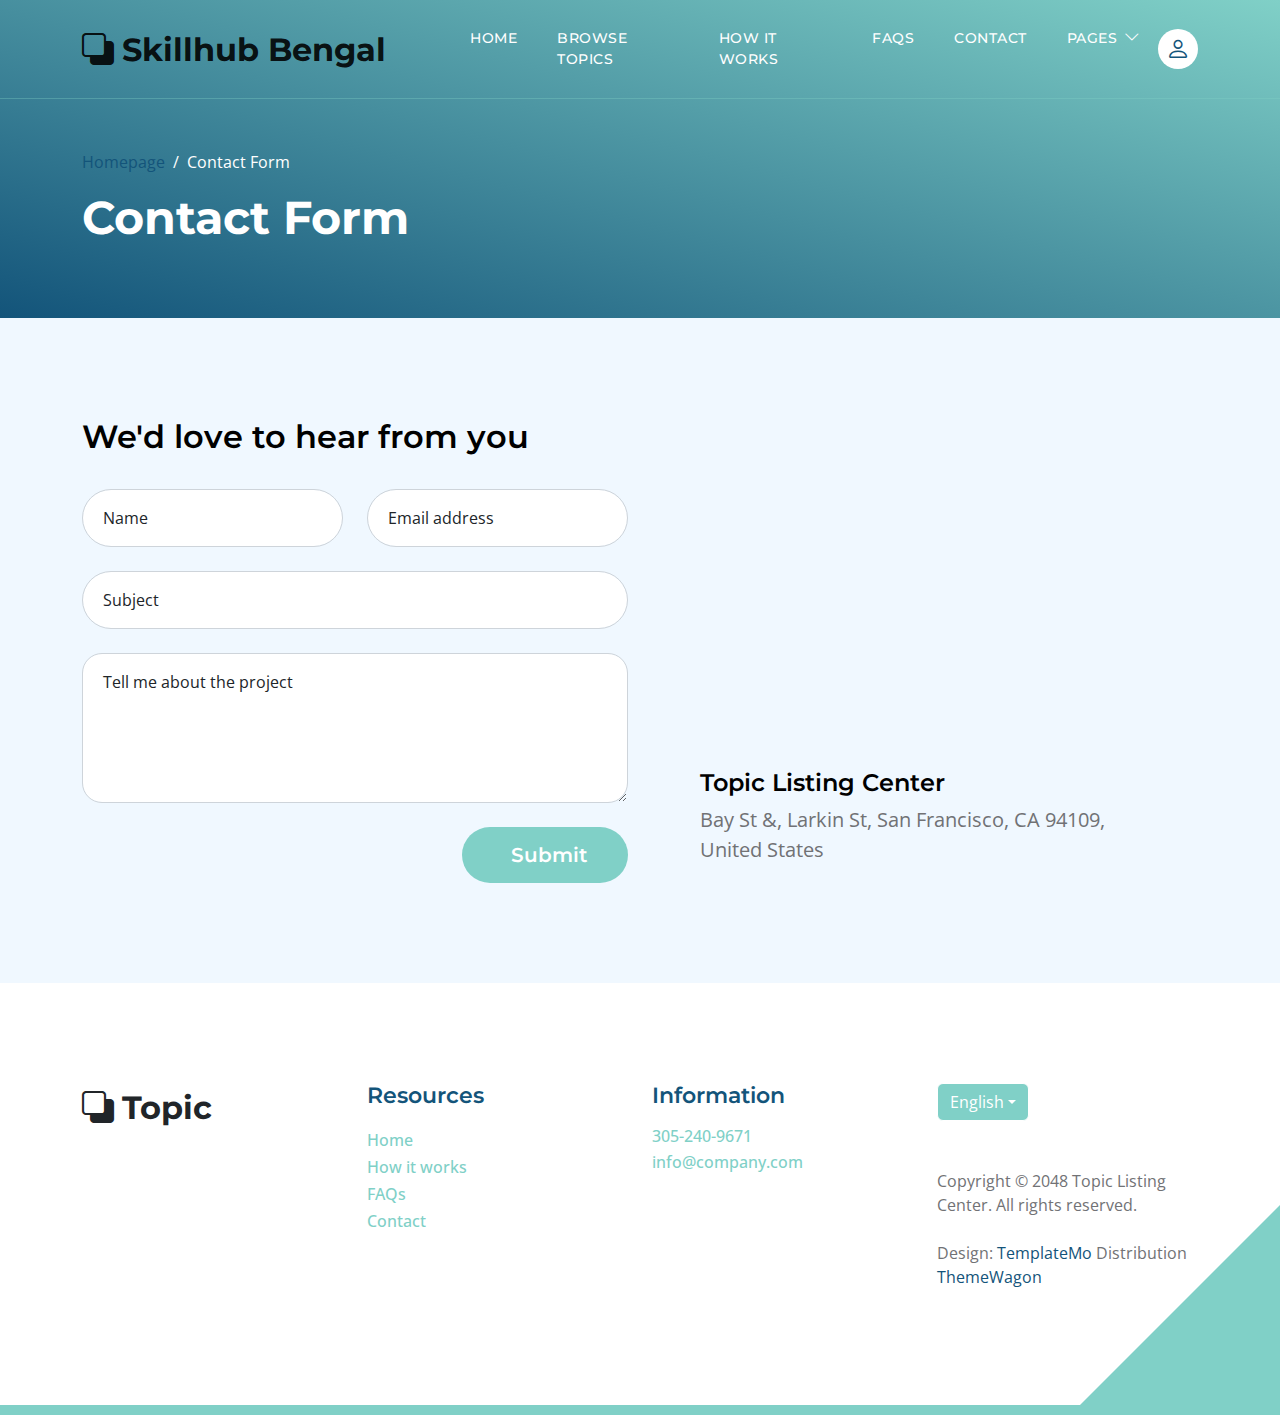
<file: contact.html>
<!doctype html>
<html lang="en">
    <head>
        <meta charset="utf-8">
        <meta name="viewport" content="width=device-width, initial-scale=1">

        <meta name="description" content="">
        <meta name="author" content="">

        <title>Skillhub Bengal Contact Page</title>

        <!-- CSS FILES -->        
        <link rel="preconnect" href="https://fonts.googleapis.com">
        
        <link rel="preconnect" href="https://fonts.gstatic.com" crossorigin>

        <link href="https://fonts.googleapis.com/css2?family=Montserrat:wght@500;600;700&family=Open+Sans&display=swap" rel="stylesheet">
                        
        <link href="css/bootstrap.min.css" rel="stylesheet">

        <link href="css/bootstrap-icons.css" rel="stylesheet">

        <link href="css/templatemo-topic-listing.css" rel="stylesheet">

    </head>
    
    <body class="topics-listing-page" id="top">

        <main>

            <nav class="navbar navbar-expand-lg">
                <div class="container">
                    <a class="navbar-brand" href="index.html">
                        <i class="bi-back"></i>
                        <span>Skillhub Bengal</span>
                    </a>

                    <div class="d-lg-none ms-auto me-4">
                        <a href="#top" class="navbar-icon bi-person smoothscroll"></a>
                    </div>
    
                    <button class="navbar-toggler" type="button" data-bs-toggle="collapse" data-bs-target="#navbarNav" aria-controls="navbarNav" aria-expanded="false" aria-label="Toggle navigation">
                        <span class="navbar-toggler-icon"></span>
                    </button>
    
                    <div class="collapse navbar-collapse" id="navbarNav">
                        <ul class="navbar-nav ms-lg-5 me-lg-auto">
                            <li class="nav-item">
                                <a class="nav-link click-scroll" href="index.html#section_1">Home</a>
                            </li>

                            <li class="nav-item">
                                <a class="nav-link click-scroll" href="index.html#section_2">Browse Topics</a>
                            </li>
    
                            <li class="nav-item">
                                <a class="nav-link click-scroll" href="index.html#section_3">How it works</a>
                            </li>

                            <li class="nav-item">
                                <a class="nav-link click-scroll" href="index.html#section_4">FAQs</a>
                            </li>
    
                            <li class="nav-item">
                                <a class="nav-link click-scroll" href="index.html#section_5">Contact</a>
                            </li>

                            <li class="nav-item dropdown">
                                <a class="nav-link dropdown-toggle" href="#section_5" id="navbarLightDropdownMenuLink" role="button" data-bs-toggle="dropdown" aria-expanded="false">Pages</a>

                                <ul class="dropdown-menu dropdown-menu-light" aria-labelledby="navbarLightDropdownMenuLink">
                                    <li><a class="dropdown-item" href="topics-listing.html">Topics Listing</a></li>

                                    <li><a class="dropdown-item active" href="contact.html">Contact Form</a></li>
                                </ul>
                            </li>
                        </ul>

                        <div class="d-none d-lg-block">
                            <a href="#top" class="navbar-icon bi-person smoothscroll"></a>
                        </div>
                    </div>
                </div>
            </nav>


            <header class="site-header d-flex flex-column justify-content-center align-items-center">
                <div class="container">
                    <div class="row align-items-center">

                        <div class="col-lg-5 col-12">
                            <nav aria-label="breadcrumb">
                                <ol class="breadcrumb">
                                    <li class="breadcrumb-item"><a href="index.html">Homepage</a></li>

                                    <li class="breadcrumb-item active" aria-current="page">Contact Form</li>
                                </ol>
                            </nav>

                            <h2 class="text-white">Contact Form</h2>
                        </div>

                    </div>
                </div>
            </header>


            <section class="section-padding section-bg">
                <div class="container">
                    <div class="row">

                        <div class="col-lg-12 col-12">
                            <h3 class="mb-4 pb-2">We'd love to hear from you</h3>
                        </div>

                        <div class="col-lg-6 col-12">
                            <form action="#" method="post" class="custom-form contact-form" role="form">
                                <div class="row">
                                    <div class="col-lg-6 col-md-6 col-12">
                                        <div class="form-floating">
                                            <input type="text" name="name" id="name" class="form-control" placeholder="Name" required="">
                                            
                                            <label for="floatingInput">Name</label>
                                        </div>
                                    </div>

                                    <div class="col-lg-6 col-md-6 col-12"> 
                                        <div class="form-floating">
                                            <input type="email" name="email" id="email" pattern="[^ @]*@[^ @]*" class="form-control" placeholder="Email address" required="">
                                            
                                            <label for="floatingInput">Email address</label>
                                        </div>
                                    </div>

                                    <div class="col-lg-12 col-12">
                                        <div class="form-floating">
                                            <input type="text" name="subject" id="name" class="form-control" placeholder="Name" required="">
                                            
                                            <label for="floatingInput">Subject</label>
                                        </div>

                                        <div class="form-floating">
                                            <textarea class="form-control" id="message" name="message" placeholder="Tell me about the project"></textarea>
                                            
                                            <label for="floatingTextarea">Tell me about the project</label>
                                        </div>
                                    </div>

                                    <div class="col-lg-4 col-12 ms-auto">
                                        <button type="submit" class="form-control">Submit</button>
                                    </div>

                                </div>
                            </form>
                        </div>

                        <div class="col-lg-5 col-12 mx-auto mt-5 mt-lg-0">
                            <iframe class="google-map" src="https://www.google.com/maps/embed?pb=!1m18!1m12!1m3!1d2595.065641062665!2d-122.4230416990949!3d37.80335401520422!2m3!1f0!2f0!3f0!3m2!1i1024!2i768!4f13.1!3m3!1m2!1s0x80858127459fabad%3A0x808ba520e5e9edb7!2sFrancisco%20Park!5e1!3m2!1sen!2sth!4v1684340239744!5m2!1sen!2sth" width="100%" height="250" style="border:0;" allowfullscreen="" loading="lazy" referrerpolicy="no-referrer-when-downgrade"></iframe>

                            <h5 class="mt-4 mb-2">Topic Listing Center</h5>

                            <p>Bay St &amp;, Larkin St, San Francisco, CA 94109, United States</p>
                        </div>

                    </div>
                </div>
            </section>
        </main>

        <footer class="site-footer section-padding">
            <div class="container">
                <div class="row">

                    <div class="col-lg-3 col-12 mb-4 pb-2">
                        <a class="navbar-brand mb-2" href="index.html">
                            <i class="bi-back"></i>
                            <span>Topic</span>
                        </a>
                    </div>

                    <div class="col-lg-3 col-md-4 col-6">
                        <h6 class="site-footer-title mb-3">Resources</h6>

                        <ul class="site-footer-links">
                            <li class="site-footer-link-item">
                                <a href="#" class="site-footer-link">Home</a>
                            </li>

                            <li class="site-footer-link-item">
                                <a href="#" class="site-footer-link">How it works</a>
                            </li>

                            <li class="site-footer-link-item">
                                <a href="#" class="site-footer-link">FAQs</a>
                            </li>

                            <li class="site-footer-link-item">
                                <a href="#" class="site-footer-link">Contact</a>
                            </li>
                        </ul>
                    </div>

                    <div class="col-lg-3 col-md-4 col-6 mb-4 mb-lg-0">
                        <h6 class="site-footer-title mb-3">Information</h6>

                        <p class="text-white d-flex mb-1">
                            <a href="tel: 305-240-9671" class="site-footer-link">
                                305-240-9671
                            </a>
                        </p>

                        <p class="text-white d-flex">
                            <a href="mailto:info@company.com" class="site-footer-link">
                                info@company.com
                            </a>
                        </p>
                    </div>

                    <div class="col-lg-3 col-md-4 col-12 mt-4 mt-lg-0 ms-auto">
                        <div class="dropdown">
                            <button class="btn btn-secondary dropdown-toggle" type="button" data-bs-toggle="dropdown" aria-expanded="false">
                            English</button>

                            <ul class="dropdown-menu">
                                <li><button class="dropdown-item" type="button">Thai</button></li>

                                <li><button class="dropdown-item" type="button">Myanmar</button></li>

                                <li><button class="dropdown-item" type="button">Arabic</button></li>
                            </ul>
                        </div>

                        <p class="copyright-text mt-lg-5 mt-4">Copyright © 2048 Topic Listing Center. All rights reserved.
                        <br><br>Design: <a rel="nofollow" href="https://templatemo.com" target="_blank">TemplateMo</a> Distribution <a href="https://themewagon.com">ThemeWagon</a></p>
                        
                    </div>

                </div>
            </div>
        </footer>

        <!-- JAVASCRIPT FILES -->
        <script src="js/jquery.min.js"></script>
        <script src="js/bootstrap.bundle.min.js"></script>
        <script src="js/jquery.sticky.js"></script>
        <script src="js/custom.js"></script>

    </body>
</html>
</file>
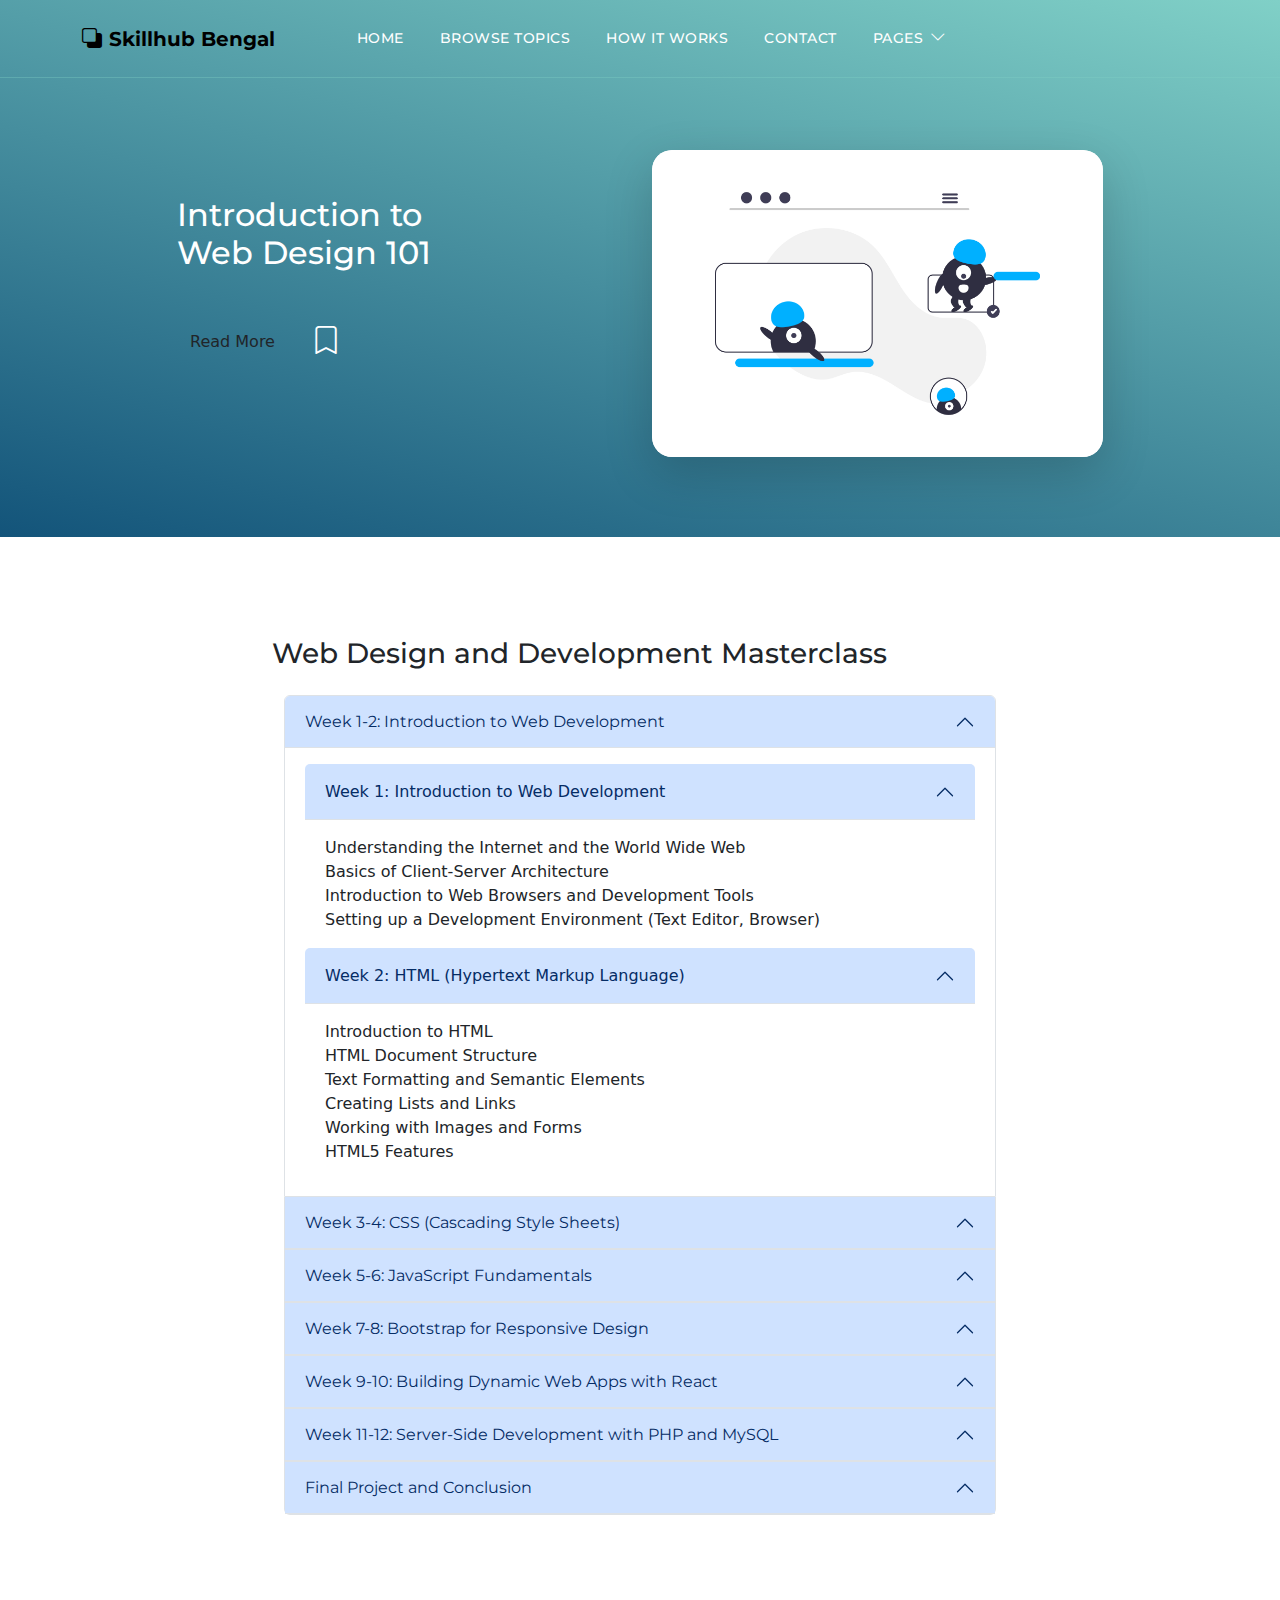
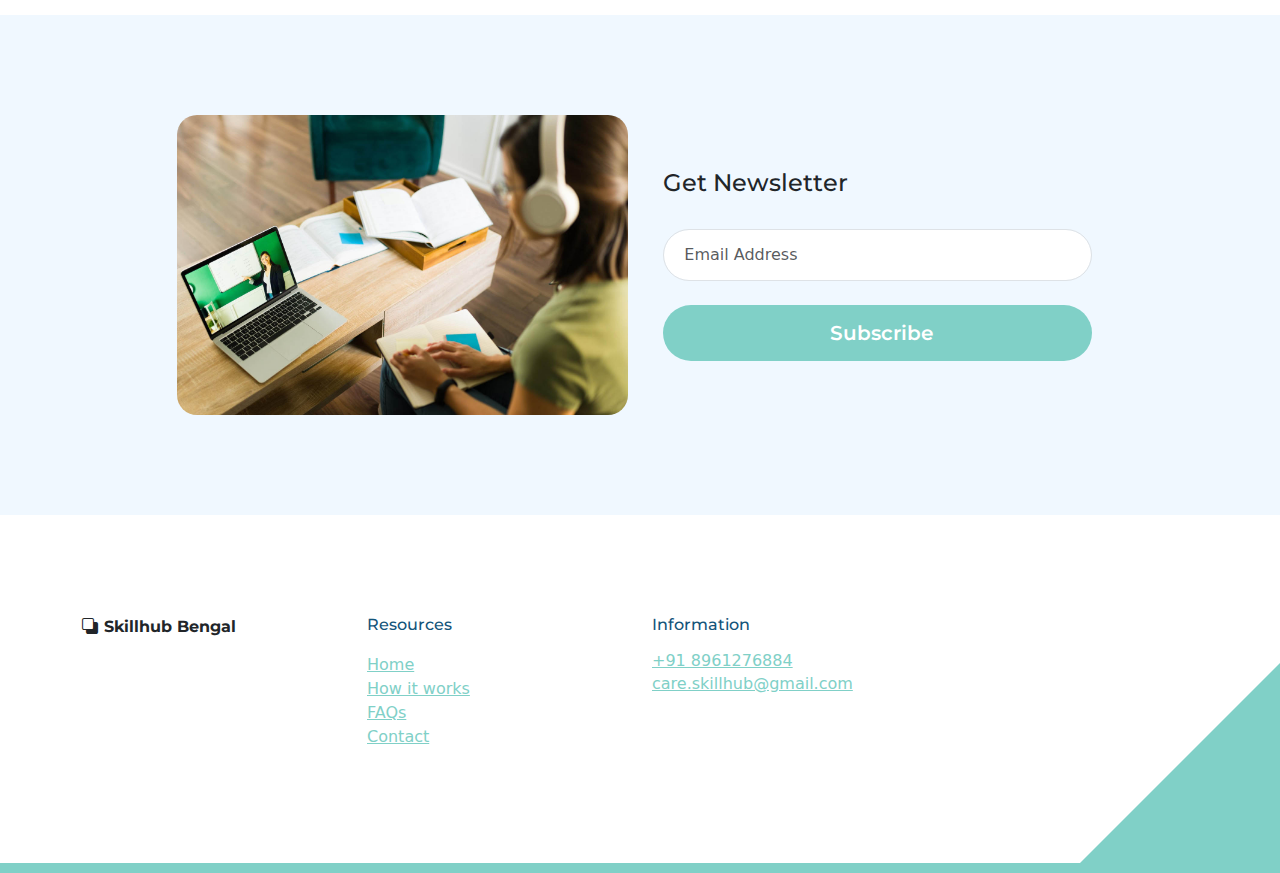
<file: topics-detail.html>
<!doctype html>
<html lang="en">
    <head>
        <meta charset="utf-8">
        <meta name="viewport" content="width=device-width, initial-scale=1">

        <meta name="description" content="">
        <meta name="author" content="">

        <title>Skillhub Bengal Detail Page</title>

        <!-- CSS FILES -->        
        <link rel="preconnect" href="https://fonts.googleapis.com">
        
        <link rel="preconnect" href="https://fonts.gstatic.com" crossorigin>

        <link href="https://fonts.googleapis.com/css2?family=Montserrat:wght@500;600;700&family=Open+Sans&display=swap" rel="stylesheet">
                        
        <link href="css/bootstrap.min.css" rel="stylesheet">

        <link href="css/bootstrap-icons.css" rel="stylesheet">

        <link href="css/templatemo-topic-listing.css" rel="stylesheet">
<!--

TemplateMo 590 topic listing

https://templatemo.com/tm-590-topic-listing

-->
    </head>
    
    <body id="top">

        <main>

            <nav class="navbar navbar-expand-lg">
                <div class="container">
                    <a class="navbar-brand" href="index.html">
                        <i class="bi-back"></i>
                        <span>Skillhub Bengal</span>
                    </a>

                    <div class="d-lg-none ms-auto me-4">
                       
                    </div>
    
                    <button class="navbar-toggler" type="button" data-bs-toggle="collapse" data-bs-target="#navbarNav" aria-controls="navbarNav" aria-expanded="false" aria-label="Toggle navigation">
                        <span class="navbar-toggler-icon"></span>
                    </button>
    
                    <div class="collapse navbar-collapse" id="navbarNav">
                        <ul class="navbar-nav ms-lg-5 me-lg-auto">
                            <li class="nav-item">
                                <a class="nav-link click-scroll" href="index.html#section_1">Home</a>
                            </li>

                            <li class="nav-item">
                                <a class="nav-link click-scroll" href="index.html#section_2">Browse Topics</a>
                            </li>
    
                            <li class="nav-item">
                                <a class="nav-link click-scroll" href="index.html#section_3">How it works</a>
                            </li>

                            
    
                            <li class="nav-item">
                                <a class="nav-link click-scroll" href="index.html#section_5">Contact</a>
                            </li>

                            <li class="nav-item dropdown">
                                <a class="nav-link dropdown-toggle" href="#section_5" id="navbarLightDropdownMenuLink" role="button" data-bs-toggle="dropdown" aria-expanded="false">Pages</a>

                                <ul class="dropdown-menu dropdown-menu-light" aria-labelledby="navbarLightDropdownMenuLink">
                                    <li><a class="dropdown-item" href="topics-listing.html">Topics Listing</a></li>

                                    <li><a class="dropdown-item" href="contact.html">Contact Form</a></li>
                                </ul>
                            </li>
                        </ul>

                        <div class="d-none d-lg-block">
                           
                        </div>
                    </div>
                </div>
            </nav>
            

            <header class="site-header d-flex flex-column justify-content-center align-items-center">
                <div class="container">
                    <div class="row justify-content-center align-items-center">

                        <div class="col-lg-5 col-12 mb-5">
                            <nav aria-label="breadcrumb">
                                
                            </nav>

                            <h2 class="text-white">Introduction to <br> Web Design 101</h2>

                            <div class="d-flex align-items-center mt-5">
                                <a href="#topics-detail" class="btn custom-btn custom-border-btn smoothscroll me-4">Read More</a>

                                <a href="#top" class="custom-icon bi-bookmark smoothscroll"></a>
                            </div>
                        </div>

                        <div class="col-lg-5 col-12">
                            <div class="topics-detail-block bg-white shadow-lg">
                                <img src="images/topics/undraw_Remote_design_team_re_urdx.png" class="topics-detail-block-image img-fluid">
                            </div>
                        </div>

                    </div>
                </div>
            </header>


            <section class="topics-detail-section section-padding" id="topics-detail">
                <div class="container">
                    <div class="row">

                        <div class="col-lg-8 col-12 m-auto">
                            <h3 class="mb-4">Web Design and Development Masterclass</h3>

                            <!DOCTYPE html>
                            <html lang="en">
                            <head>
                                <meta charset="UTF-8">
                                <meta name="viewport" content="width=device-width, initial-scale=1.0">
                                <title>Course Details</title>
                                <style>
                                    /* Add your CSS styles here */
                                    .week-details {
                                        display: none;
                                    }
                                </style>
                            </head>
                           
                            <link href="https://cdn.jsdelivr.net/npm/bootstrap@5.3.0-alpha1/dist/css/bootstrap.min.css" rel="stylesheet">
</head>
<body>
    <div class="container">

        <div class="accordion" id="courseAccordion">
            <!-- Week 1-2: Introduction to Web Development -->
            <div class="accordion-item">
                <h2 class="accordion-header" id="week1-2">
                    <button class="accordion-button" type="button" data-bs-toggle="collapse" data-bs-target="#week1-2-content" aria-expanded="true" aria-controls="week1-2-content">
                        Week 1-2: Introduction to Web Development
                    </button>
                </h2>
                <div id="week1-2-content" class="accordion-collapse collapse show" aria-labelledby="week1-2" data-bs-parent="#courseAccordion">
                    <div class="accordion-body">
                        <!-- Week 1 -->
                        <button class="accordion-button" type="button" data-bs-toggle="collapse" data-bs-target="#week1-content" aria-expanded="true" aria-controls="week1-content">
                            Week 1: Introduction to Web Development
                        </button>
                        <div id="week1-content" class="accordion-collapse collapse show" aria-labelledby="week1">
                            <div class="accordion-body">
                                Understanding the Internet and the World Wide Web<br>
                                Basics of Client-Server Architecture<br>
                                Introduction to Web Browsers and Development Tools<br>
                                Setting up a Development Environment (Text Editor, Browser)
                            </div>
                        </div>

                        <!-- Week 2 -->
                        <button class="accordion-button" type="button" data-bs-toggle="collapse" data-bs-target="#week2-content" aria-expanded="true" aria-controls="week2-content">
                            Week 2: HTML (Hypertext Markup Language)
                        </button>
                        <div id="week2-content" class="accordion-collapse collapse show" aria-labelledby="week2">
                            <div class="accordion-body">
                                Introduction to HTML<br>
                                HTML Document Structure<br>
                                Text Formatting and Semantic Elements<br>
                                Creating Lists and Links<br>
                                Working with Images and Forms<br>
                                HTML5 Features
                            </div>
                        </div>
                    </div>
                </div>
            </div>

            <!-- Week 3-4: CSS (Cascading Style Sheets) -->
            <div class="accordion-item">
                <h2 class="accordion-header" id="week3-4">
                    <button class="accordion-button" type="button" data-bs-toggle="collapse" data-bs-target="#week3-4-content" aria-expanded="true" aria-controls="week3-4-content">
                        Week 3-4: CSS (Cascading Style Sheets)
                    </button>
                </h2>
                <div id="week3-4-content" class="accordion-collapse collapse" aria-labelledby="week3-4" data-bs-parent="#courseAccordion">
                    <div class="accordion-body">
                        <!-- Week 3 -->
                        <button class="accordion-button" type="button" data-bs-toggle="collapse" data-bs-target="#week3-content" aria-expanded="true" aria-controls="week3-content">
                            Week 3: Introduction to CSS
                        </button>
                        <div id="week3-content" class="accordion-collapse collapse" aria-labelledby="week3">
                            <div class="accordion-body">
                                Basics of CSS<br>
                                CSS Syntax and Selectors<br>
                                Styling Text and Fonts<br>
                                Working with Colors and Backgrounds
                            </div>
                        </div>

                        <!-- Week 4 -->
                        <button class="accordion-button" type="button" data-bs-toggle="collapse" data-bs-target="#week4-content" aria-expanded="true" aria-controls="week4-content">
                            Week 4: CSS Layout
                        </button>
                        <div id="week4-content" class="accordion-collapse collapse" aria-labelledby="week4">
                            <div class="accordion-body">
                                Box Model and Layout Properties<br>
                                Positioning Elements<br>
                                Flexbox Layout<br>
                                CSS Grid Layout<br>
                                Responsive Web Design with Media Queries
                            </div>
                        </div>
                    </div>
                </div>
            </div>

            <!-- Week 5-6: JavaScript Fundamentals -->
            <div class="accordion-item">
                <h2 class="accordion-header" id="week5-6">
                    <button class="accordion-button" type="button" data-bs-toggle="collapse" data-bs-target="#week5-6-content" aria-expanded="true" aria-controls="week5-6-content">
                        Week 5-6: JavaScript Fundamentals
                    </button>
                </h2>
                <div id="week5-6-content" class="accordion-collapse collapse" aria-labelledby="week5-6" data-bs-parent="#courseAccordion">
                    <div class="accordion-body">
                        <!-- Week 5 -->
                        <button class="accordion-button" type="button" data-bs-toggle="collapse" data-bs-target="#week5-content" aria-expanded="true" aria-controls="week5-content">
                            Week 5: Introduction to JavaScript
                        </button>
                        <div id="week5-content" class="accordion-collapse collapse" aria-labelledby="week5">
                            <div class="accordion-body">
                                JavaScript Basics<br>
                                Variables, Data Types, and Operators<br>
                                Conditional Statements and Loops<br>
                                Functions and Scope
                            </div>
                        </div>

                        <!-- Week 6 -->
                        <button class="accordion-button" type="button" data-bs-toggle="collapse" data-bs-target="#week6-content" aria-expanded="true" aria-controls="week6-content">
                            Week 6: DOM Manipulation with JavaScript
                        </button>
                        <div id="week6-content" class="accordion-collapse collapse" aria-labelledby="week6">
                            <div class="accordion-body">
                                Understanding the Document Object Model (DOM)<br>
                                Selecting and Modifying DOM Elements<br>
                                Event Handling and Event Listeners<br>
                                Working with Forms and Validation
                            </div>
                        </div>
                    </div>
                </div>
            </div>

            <!-- Week 7-8: Bootstrap for Responsive Design -->
            <div class="accordion-item">
                <h2 class="accordion-header" id="week7-8">
                    <button class="accordion-button" type="button" data-bs-toggle="collapse" data-bs-target="#week7-8-content" aria-expanded="true" aria-controls="week7-8-content">
                        Week 7-8: Bootstrap for Responsive Design
                    </button>
                </h2>
                <div id="week7-8-content" class="accordion-collapse collapse" aria-labelledby="week7-8" data-bs-parent="#courseAccordion">
                    <div class="accordion-body">
                        <!-- Week 7 -->
                        <button class="accordion-button" type="button" data-bs-toggle="collapse" data-bs-target="#week7-content" aria-expanded="true" aria-controls="week7-content">
                            Week 7: Introduction to Bootstrap
                        </button>
                        <div id="week7-content" class="accordion-collapse collapse" aria-labelledby="week7">
                            <div class="accordion-body">
                                What is Bootstrap?<br>
                                Setting up Bootstrap in Your Project<br>
                                Grid System and Responsive Design<br>
                                Bootstrap Components (Navbar, Forms, Buttons)
                            </div>
                        </div>

                        <!-- Week 8 -->
                        <button class="accordion-button" type="button" data-bs-toggle="collapse" data-bs-target="#week8-content" aria-expanded="true" aria-controls="week8-content">
                            Week 8: Advanced Bootstrap
                        </button>
                        <div id="week8-content" class="accordion-collapse collapse" aria-labelledby="week8">
                            <div class="accordion-body">
                                Bootstrap Modals and Carousels<br>
                                Customizing Bootstrap with Sass<br>
                                Building a Responsive Website with Bootstrap
                            </div>
                        </div>
                    </div>
                </div>
            </div>

            <!-- Week 9-10: Building Dynamic Web Apps with React -->
            <div class="accordion-item">
                <h2 class="accordion-header" id="week9-10">
                    <button class="accordion-button" type="button" data-bs-toggle="collapse" data-bs-target="#week9-10-content" aria-expanded="true" aria-controls="week9-10-content">
                        Week 9-10: Building Dynamic Web Apps with React
                    </button>
                </h2>
                <div id="week9-10-content" class="accordion-collapse collapse" aria-labelledby="week9-10" data-bs-parent="#courseAccordion">
                    <div class="accordion-body">
                        <!-- Week 9 -->
                        <button class="accordion-button" type="button" data-bs-toggle="collapse" data-bs-target="#week9-content" aria-expanded="true" aria-controls="week9-content">
                            Week 9: Introduction to React
                        </button>
                        <div id="week9-content" class="accordion-collapse collapse" aria-labelledby="week9">
                            <div class="accordion-body">
                                What is React?<br>
                                Setting up a React Development Environment<br>
                                Components and Props<br>
                                State and Lifecycle
                            </div>
                        </div>

                        <!-- Week 10 -->
                        <button class="accordion-button" type="button" data-bs-toggle="collapse" data-bs-target="#week10-content" aria-expanded="true" aria-controls="week10-content">
                            Week 10: Advanced React
                        </button>
                        <div id="week10-content" class="accordion-collapse collapse" aria-labelledby="week10">
                            <div class="accordion-body">
                                Handling Forms and User Input<br>
                                Routing with React Router<br>
                                Managing Global State with Context API<br>
                                Building a React Application
                            </div>
                        </div>
                    </div>
                </div>
            </div>

            <!-- Week 11-12: Server-Side Development with PHP and MySQL -->
            <div class="accordion-item">
                <h2 class="accordion-header" id="week11-12">
                    <button class="accordion-button" type="button" data-bs-toggle="collapse" data-bs-target="#week11-12-content" aria-expanded="true" aria-controls="week11-12-content">
                        Week 11-12: Server-Side Development with PHP and MySQL
                    </button>
                </h2>
                <div id="week11-12-content" class="accordion-collapse collapse" aria-labelledby="week11-12" data-bs-parent="#courseAccordion">
                    <div class="accordion-body">
                        <!-- Week 11 -->
                        <button class="accordion-button" type="button" data-bs-toggle="collapse" data-bs-target="#week11-content" aria-expanded="true" aria-controls="week11-content">
                            Week 11: Introduction to PHP
                        </button>
                        <div id="week11-content" class="accordion-collapse collapse" aria-labelledby="week11">
                            <div class="accordion-body">
                                PHP Basics and Syntax<br>
                                Working with Variables and Data Types<br>
                                Conditional Statements and Loops<br>
                                PHP Functions and Forms
                            </div>
                        </div>

                        <!-- Week 12 -->
                        <button class="accordion-button" type="button" data-bs-toggle="collapse" data-bs-target="#week12-content" aria-expanded="true" aria-controls="week12-content">
                            Week 12: Database Development with MySQL
                        </button>
                        <div id="week12-content" class="accordion-collapse collapse" aria-labelledby="week12">
                            <div class="accordion-body">
                                Introduction to MySQL and Database Design<br>
                                PHP-MySQL Integration<br>
                                Performing CRUD Operations<br>
                                Building a Dynamic Web Application
                            </div>
                        </div>
                    </div>
                </div>
            </div>

            <!-- Final Project and Conclusion -->
            <div class="accordion-item">
                <h2 class="accordion-header" id="final-project">
                    <button class="accordion-button" type="button" data-bs-toggle="collapse" data-bs-target="#final-project-content" aria-expanded="true" aria-controls="final-project-content">
                        Final Project and Conclusion
                    </button>
                </h2>
                <div id="final-project-content" class="accordion-collapse collapse" aria-labelledby="final-project" data-bs-parent="#courseAccordion">
                    <div class="accordion-body">
                        <!-- Final Project -->
                        <button class="accordion-button" type="button" data-bs-toggle="collapse" data-bs-target="#final-project-details" aria-expanded="true" aria-controls="final-project-details">
                            Final Project
                        </button>
                        <div id="final-project-details" class="accordion-collapse collapse" aria-labelledby="final-project-details">
                            <div class="accordion-body">
                                Students work on a final web development project that incorporates all the skills learned throughout the course.
                            </div>
                        </div>

                        <!-- Conclusion and Beyond -->
                        <button class="accordion-button" type="button" data-bs-toggle="collapse" data-bs-target="#conclusion-details" aria-expanded="true" aria-controls="conclusion-details">
                            Conclusion and Beyond
                        </button>
                        <div id="conclusion-details" class="accordion-collapse collapse" aria-labelledby="conclusion-details">
                            <div class="accordion-body">
                                Review of Key Concepts<br>
                                Web Development Best Practices<br>
                                Resources for Further Learning<br>
                                Career Paths in Web Development
                            </div>
                        </div>
                    </div>
                </div>
            </div>
        </div>
    </div>

    <script src="https://cdn.jsdelivr.net/npm/bootstrap@5.3.0-alpha1/dist/js/bootstrap.bundle.min.js"></script>
                                
                            
                            
   


                           
                    
                        </div>

                    </div>
                </div>
            </section>


            <section class="section-padding section-bg">
                <div class="container">
                    <div class="row justify-content-center">

                        <div class="col-lg-5 col-12">
                            <img src="images/rear-view-young-college-student.jpg" class="newsletter-image img-fluid" alt="">
                        </div>

                        <div class="col-lg-5 col-12 subscribe-form-wrap d-flex justify-content-center align-items-center">
                            <form class="custom-form subscribe-form" action="#" method="post" role="form">
                                <h4 class="mb-4 pb-2">Get Newsletter</h4>

                                <input type="email" name="subscribe-email" id="subscribe-email" pattern="[^ @]*@[^ @]*" class="form-control" placeholder="Email Address" required="">

                                <div class="col-lg-12 col-12">
                                    <button type="submit" class="form-control">Subscribe</button>
                                </div>
                            </form>
                        </div>

                    </div>
                </div>
            </section>
        </main>
		
        <footer class="site-footer section-padding">
            <div class="container">
                <div class="row">

                    <div class="col-lg-3 col-12 mb-4 pb-2">
                        <a class="navbar-brand mb-2" href="index.html">
                            <i class="bi-back"></i>
                            <span>Skillhub Bengal</span>
                        </a>
                    </div>

                    <div class="col-lg-3 col-md-4 col-6">
                        <h6 class="site-footer-title mb-3">Resources</h6>

                        <ul class="site-footer-links">
                            <li class="site-footer-link-item">
                                <a href="#" class="site-footer-link">Home</a>
                            </li>

                            <li class="site-footer-link-item">
                                <a href="#" class="site-footer-link">How it works</a>
                            </li>

                            <li class="site-footer-link-item">
                                <a href="#" class="site-footer-link">FAQs</a>
                            </li>

                            <li class="site-footer-link-item">
                                <a href="#" class="site-footer-link">Contact</a>
                            </li>
                        </ul>
                    </div>

                    <div class="col-lg-3 col-md-4 col-6 mb-4 mb-lg-0">
                        <h6 class="site-footer-title mb-3">Information</h6>

                        <p class="text-white d-flex mb-1">
                            <a href="phone: 305-240-9671" class="site-footer-link">
                                +91 8961276884
                            </a>
                        </p>

                        <p class="text-white d-flex">
                            <a href="mailto:info@company.com" class="site-footer-link">
                                care.skillhub@gmail.com
                            </a>
                        </p>
                    </div>

                   

                       
                        
                    </div>

                </div>
            </div>
        </footer>

        <!-- JAVASCRIPT FILES -->
        <script src="js/jquery.min.js"></script>
        <script src="js/bootstrap.bundle.min.js"></script>
        <script src="js/jquery.sticky.js"></script>
        <script src="js/custom.js"></script>

    </body>
</html>
</file>
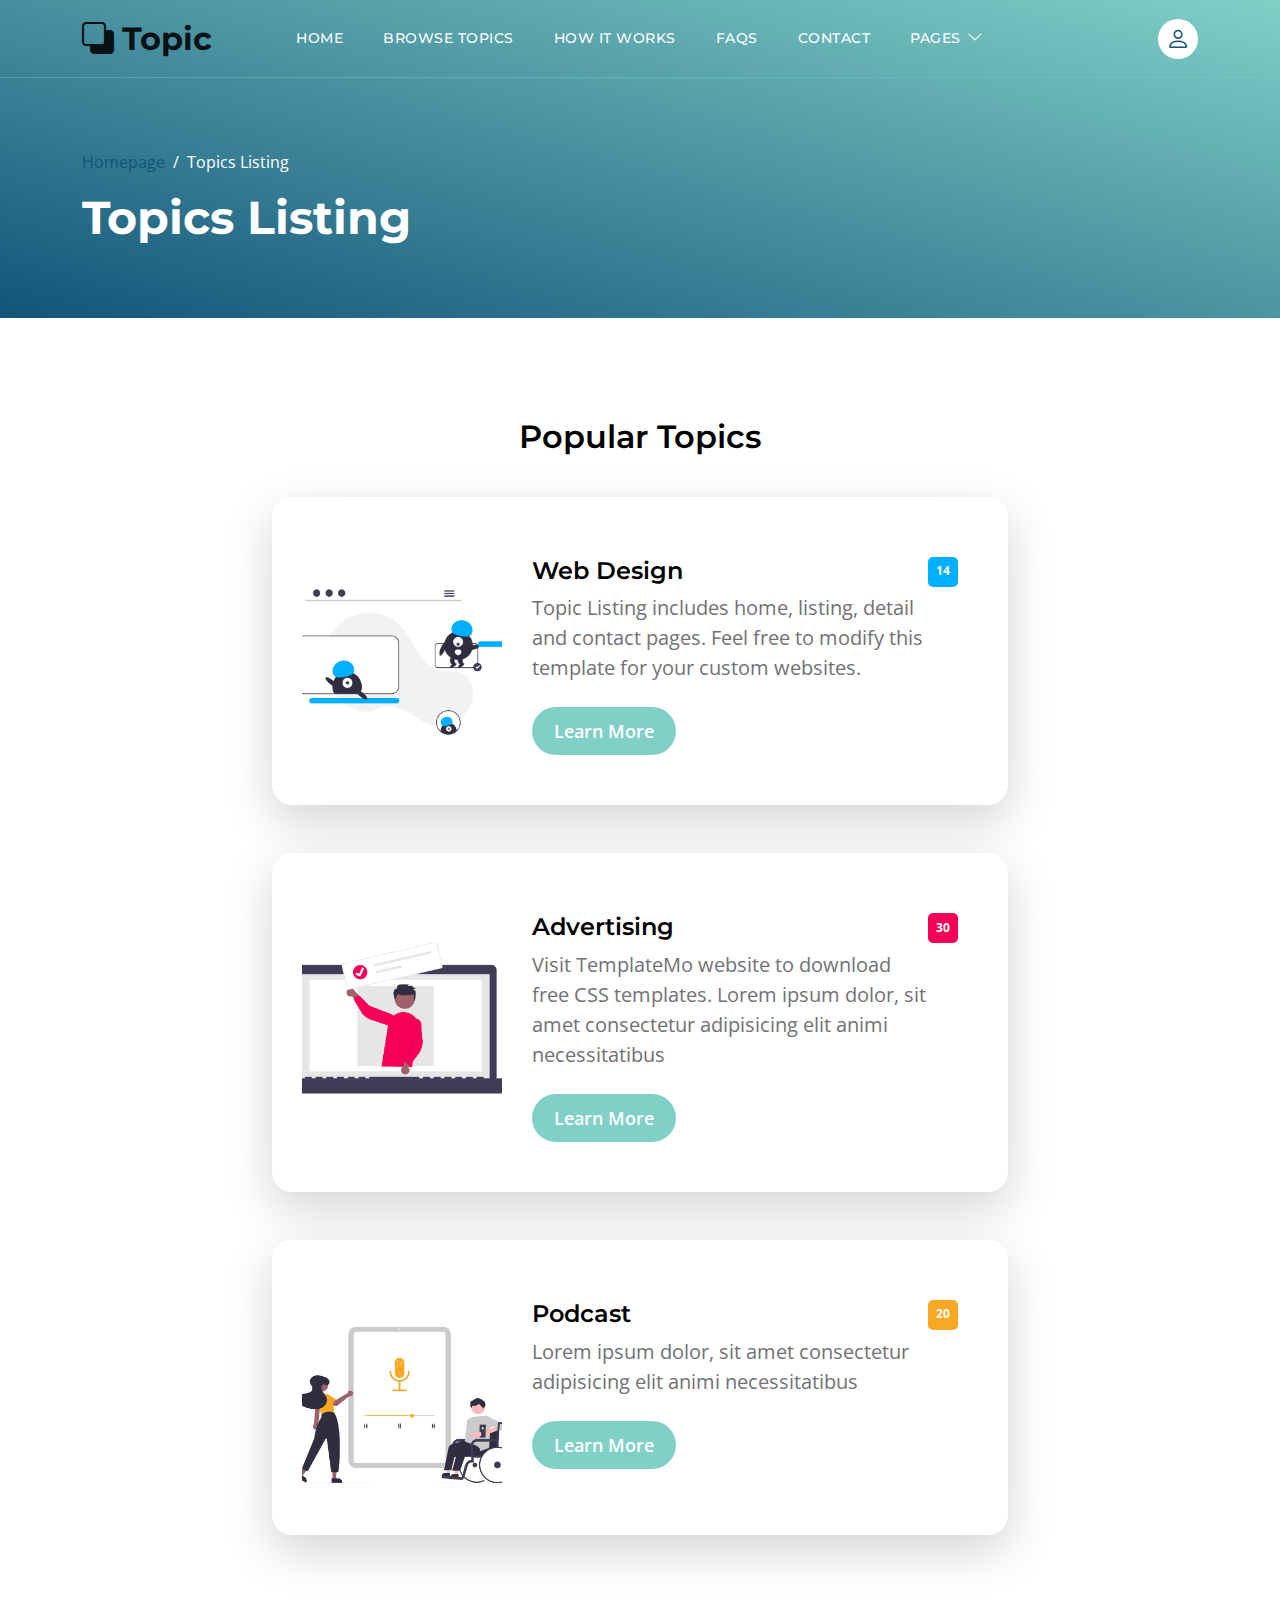
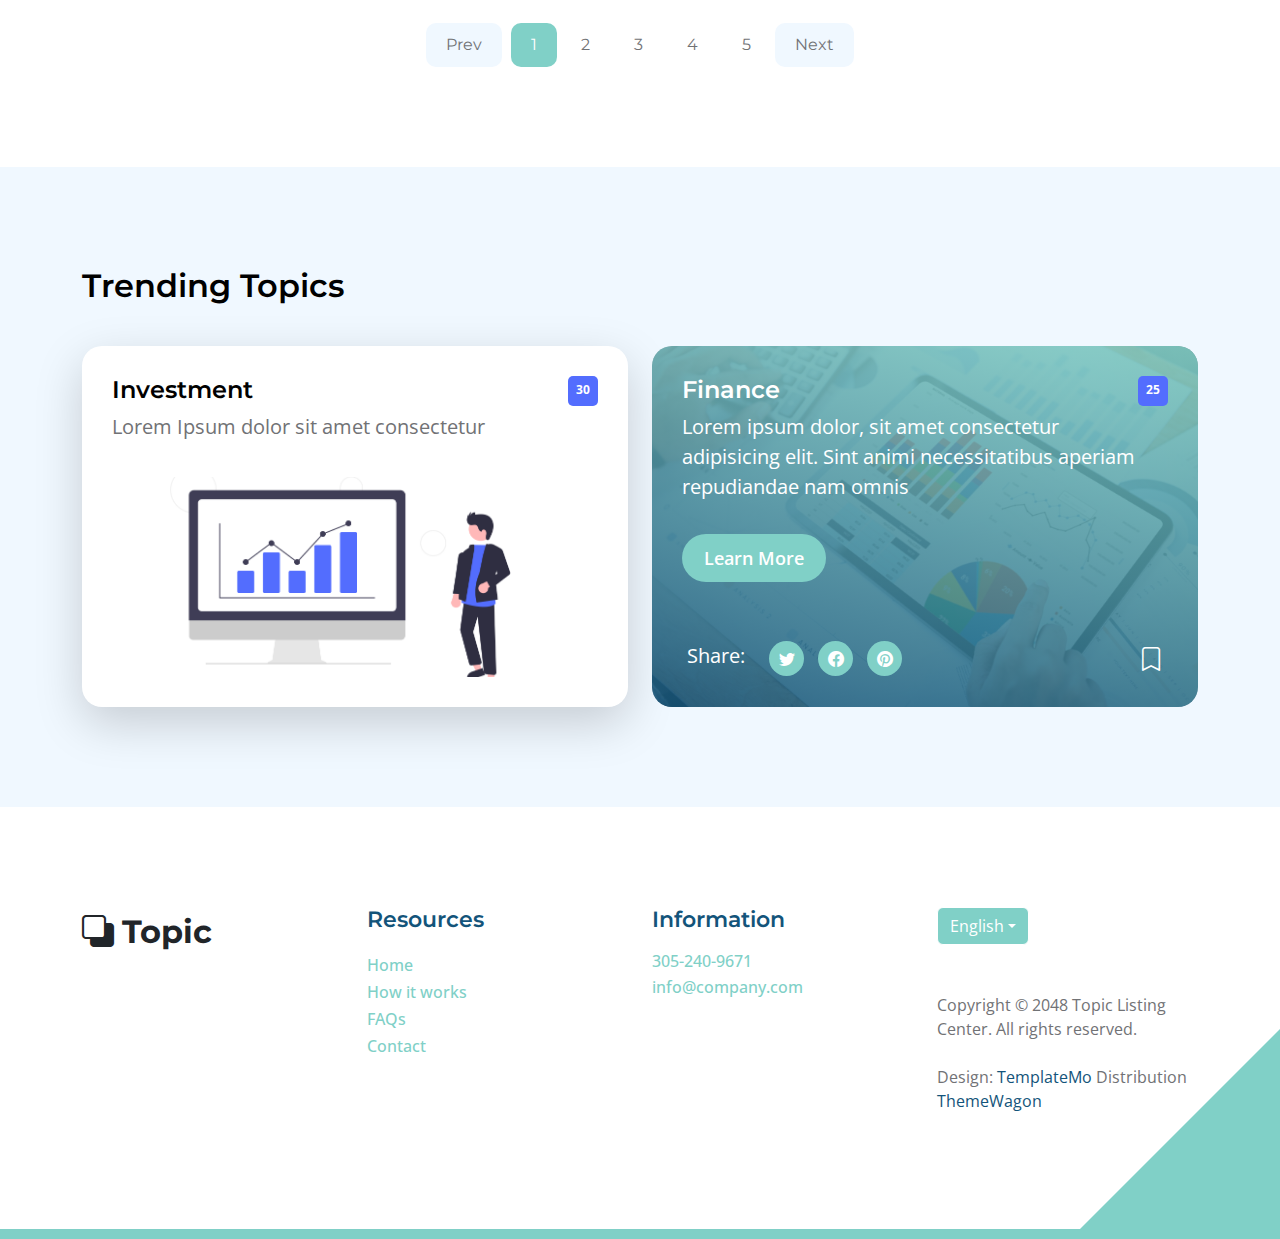
<file: topics-listing.html>
<!doctype html>
<html lang="en">
    <head>
        <meta charset="utf-8">
        <meta name="viewport" content="width=device-width, initial-scale=1">

        <meta name="description" content="">
        <meta name="author" content="">

        <title>Topic Listing Page</title>

        <!-- CSS FILES -->        
        <link rel="preconnect" href="https://fonts.googleapis.com">
        
        <link rel="preconnect" href="https://fonts.gstatic.com" crossorigin>

        <link href="https://fonts.googleapis.com/css2?family=Montserrat:wght@500;600;700&family=Open+Sans&display=swap" rel="stylesheet">
                        
        <link href="css/bootstrap.min.css" rel="stylesheet">

        <link href="css/bootstrap-icons.css" rel="stylesheet">

        <link href="css/templatemo-topic-listing.css" rel="stylesheet">
<!--

TemplateMo 590 topic listing

https://templatemo.com/tm-590-topic-listing

-->
    </head>
    
    <body class="topics-listing-page" id="top">

        <main>

            <nav class="navbar navbar-expand-lg">
                <div class="container">
                    <a class="navbar-brand" href="index.html">
                        <i class="bi-back"></i>
                        <span>Topic</span>
                    </a>

                    <div class="d-lg-none ms-auto me-4">
                        <a href="#top" class="navbar-icon bi-person smoothscroll"></a>
                    </div>
    
                    <button class="navbar-toggler" type="button" data-bs-toggle="collapse" data-bs-target="#navbarNav" aria-controls="navbarNav" aria-expanded="false" aria-label="Toggle navigation">
                        <span class="navbar-toggler-icon"></span>
                    </button>
    
                    <div class="collapse navbar-collapse" id="navbarNav">
                        <ul class="navbar-nav ms-lg-5 me-lg-auto">
                            <li class="nav-item">
                                <a class="nav-link click-scroll" href="index.html#section_1">Home</a>
                            </li>

                            <li class="nav-item">
                                <a class="nav-link click-scroll" href="index.html#section_2">Browse Topics</a>
                            </li>
    
                            <li class="nav-item">
                                <a class="nav-link click-scroll" href="index.html#section_3">How it works</a>
                            </li>

                            <li class="nav-item">
                                <a class="nav-link click-scroll" href="index.html#section_4">FAQs</a>
                            </li>
    
                            <li class="nav-item">
                                <a class="nav-link click-scroll" href="index.html#section_5">Contact</a>
                            </li>

                            <li class="nav-item dropdown">
                                <a class="nav-link dropdown-toggle" href="#section_5" id="navbarLightDropdownMenuLink" role="button" data-bs-toggle="dropdown" aria-expanded="false">Pages</a>

                                <ul class="dropdown-menu dropdown-menu-light" aria-labelledby="navbarLightDropdownMenuLink">
                                    <li><a class="dropdown-item active" href="topics-listing.html">Topics Listing</a></li>

                                    <li><a class="dropdown-item" href="contact.html">Contact Form</a></li>
                                </ul>
                            </li>
                        </ul>

                        <div class="d-none d-lg-block">
                            <a href="#top" class="navbar-icon bi-person smoothscroll"></a>
                        </div>
                    </div>
                </div>
            </nav>


            <header class="site-header d-flex flex-column justify-content-center align-items-center">
                <div class="container">
                    <div class="row align-items-center">

                        <div class="col-lg-5 col-12">
                            <nav aria-label="breadcrumb">
                                <ol class="breadcrumb">
                                    <li class="breadcrumb-item"><a href="index.html">Homepage</a></li>

                                    <li class="breadcrumb-item active" aria-current="page">Topics Listing</li>
                                </ol>
                            </nav>

                            <h2 class="text-white">Topics Listing</h2>
                        </div>

                    </div>
                </div>
            </header>


            <section class="section-padding">
                <div class="container">
                    <div class="row">

                        <div class="col-lg-12 col-12 text-center">
                            <h3 class="mb-4">Popular Topics</h3>
                        </div>

                        <div class="col-lg-8 col-12 mt-3 mx-auto">
                            <div class="custom-block custom-block-topics-listing bg-white shadow-lg mb-5">
                                <div class="d-flex">
                                    <img src="images/topics/undraw_Remote_design_team_re_urdx.png" class="custom-block-image img-fluid" alt="">

                                    <div class="custom-block-topics-listing-info d-flex">
                                        <div>
                                            <h5 class="mb-2">Web Design</h5>

                                            <p class="mb-0">Topic Listing includes home, listing, detail and contact pages. Feel free to modify this template for your custom websites.</p>

                                            <a href="topics-detail.html" class="btn custom-btn mt-3 mt-lg-4">Learn More</a>
                                        </div>

                                        <span class="badge bg-design rounded-pill ms-auto">14</span>
                                    </div>
                                </div>
                            </div>

                            <div class="custom-block custom-block-topics-listing bg-white shadow-lg mb-5">
                                <div class="d-flex">
                                    <img src="images/topics/undraw_online_ad_re_ol62.png" class="custom-block-image img-fluid" alt="">

                                    <div class="custom-block-topics-listing-info d-flex">
                                        <div>
                                            <h5 class="mb-2">Advertising</h5>

                                            <p class="mb-0">Visit TemplateMo website to download free CSS templates. Lorem ipsum dolor, sit amet consectetur adipisicing elit animi necessitatibus</p>

                                            <a href="topics-detail.html" class="btn custom-btn mt-3 mt-lg-4">Learn More</a>
                                        </div>

                                        <span class="badge bg-advertising rounded-pill ms-auto">30</span>
                                    </div>
                                </div>
                            </div>

                            <div class="custom-block custom-block-topics-listing bg-white shadow-lg mb-5">
                                <div class="d-flex">
                                    <img src="images/topics/undraw_Podcast_audience_re_4i5q.png" class="custom-block-image img-fluid" alt="">

                                    <div class="custom-block-topics-listing-info d-flex">
                                        <div>
                                            <h5 class="mb-2">Podcast</h5>

                                            <p class="mb-0">Lorem ipsum dolor, sit amet consectetur adipisicing elit animi necessitatibus</p>

                                            <a href="topics-detail.html" class="btn custom-btn mt-3 mt-lg-4">Learn More</a>
                                        </div>

                                        <span class="badge bg-music rounded-pill ms-auto">20</span>
                                    </div>
                                </div>
                            </div>
                        </div>

                        <div class="col-lg-12 col-12">
                            <nav aria-label="Page navigation example">
                                <ul class="pagination justify-content-center mb-0">
                                    <li class="page-item">
                                        <a class="page-link" href="#" aria-label="Previous">
                                            <span aria-hidden="true">Prev</span>
                                        </a>
                                    </li>

                                    <li class="page-item active" aria-current="page">
                                        <a class="page-link" href="#">1</a>
                                    </li>
                                    
                                    <li class="page-item">
                                        <a class="page-link" href="#">2</a>
                                    </li>
                                    
                                    <li class="page-item">
                                        <a class="page-link" href="#">3</a>
                                    </li>

                                    <li class="page-item">
                                        <a class="page-link" href="#">4</a>
                                    </li>

                                    <li class="page-item">
                                        <a class="page-link" href="#">5</a>
                                    </li>
                                    
                                    <li class="page-item">
                                        <a class="page-link" href="#" aria-label="Next">
                                            <span aria-hidden="true">Next</span>
                                        </a>
                                    </li>
                                </ul>
                            </nav>
                        </div>

                    </div>
                </div>
            </section>


            <section class="section-padding section-bg">
                <div class="container">
                    <div class="row">

                        <div class="col-lg-12 col-12">
                            <h3 class="mb-4">Trending Topics</h3>
                        </div>

                        <div class="col-lg-6 col-md-6 col-12 mt-3 mb-4 mb-lg-0">
                            <div class="custom-block bg-white shadow-lg">
                                <a href="topics-detail.html">
                                    <div class="d-flex">
                                        <div>
                                            <h5 class="mb-2">Investment</h5>

                                            <p class="mb-0">Lorem Ipsum dolor sit amet consectetur</p>
                                        </div>

                                        <span class="badge bg-finance rounded-pill ms-auto">30</span>
                                    </div>

                                    <img src="images/topics/undraw_Finance_re_gnv2.png" class="custom-block-image img-fluid" alt="">
                                </a>
                            </div>
                        </div>

                        <div class="col-lg-6 col-md-6 col-12 mt-lg-3">
                            <div class="custom-block custom-block-overlay">
                                <div class="d-flex flex-column h-100">
                                    <img src="images/businesswoman-using-tablet-analysis.jpg" class="custom-block-image img-fluid" alt="">

                                    <div class="custom-block-overlay-text d-flex">
                                        <div>
                                            <h5 class="text-white mb-2">Finance</h5>

                                            <p class="text-white">Lorem ipsum dolor, sit amet consectetur adipisicing elit. Sint animi necessitatibus aperiam repudiandae nam omnis</p>

                                            <a href="topics-detail.html" class="btn custom-btn mt-2 mt-lg-3">Learn More</a>
                                        </div>

                                        <span class="badge bg-finance rounded-pill ms-auto">25</span>
                                    </div>

                                    <div class="social-share d-flex">
                                        <p class="text-white me-4">Share:</p>

                                        <ul class="social-icon">
                                            <li class="social-icon-item">
                                                <a href="#" class="social-icon-link bi-twitter"></a>
                                            </li>

                                            <li class="social-icon-item">
                                                <a href="#" class="social-icon-link bi-facebook"></a>
                                            </li>

                                            <li class="social-icon-item">
                                                <a href="#" class="social-icon-link bi-pinterest"></a>
                                            </li>
                                        </ul>

                                        <a href="#" class="custom-icon bi-bookmark ms-auto"></a>
                                    </div>

                                    <div class="section-overlay"></div>
                                </div>
                            </div>
                        </div>

                    </div>
                </div>
            </section>
        </main>

		<footer class="site-footer section-padding">
            <div class="container">
                <div class="row">

                    <div class="col-lg-3 col-12 mb-4 pb-2">
                        <a class="navbar-brand mb-2" href="index.html">
                            <i class="bi-back"></i>
                            <span>Topic</span>
                        </a>
                    </div>

                    <div class="col-lg-3 col-md-4 col-6">
                        <h6 class="site-footer-title mb-3">Resources</h6>

                        <ul class="site-footer-links">
                            <li class="site-footer-link-item">
                                <a href="#" class="site-footer-link">Home</a>
                            </li>

                            <li class="site-footer-link-item">
                                <a href="#" class="site-footer-link">How it works</a>
                            </li>

                            <li class="site-footer-link-item">
                                <a href="#" class="site-footer-link">FAQs</a>
                            </li>

                            <li class="site-footer-link-item">
                                <a href="#" class="site-footer-link">Contact</a>
                            </li>
                        </ul>
                    </div>

                    <div class="col-lg-3 col-md-4 col-6 mb-4 mb-lg-0">
                        <h6 class="site-footer-title mb-3">Information</h6>

                        <p class="text-white d-flex mb-1">
                            <a href="tel: 305-240-9671" class="site-footer-link">
                                305-240-9671
                            </a>
                        </p>

                        <p class="text-white d-flex">
                            <a href="mailto:info@company.com" class="site-footer-link">
                                info@company.com
                            </a>
                        </p>
                    </div>

                    <div class="col-lg-3 col-md-4 col-12 mt-4 mt-lg-0 ms-auto">
                        <div class="dropdown">
                            <button class="btn btn-secondary dropdown-toggle" type="button" data-bs-toggle="dropdown" aria-expanded="false">
                            English</button>

                            <ul class="dropdown-menu">
                                <li><button class="dropdown-item" type="button">Thai</button></li>

                                <li><button class="dropdown-item" type="button">Myanmar</button></li>

                                <li><button class="dropdown-item" type="button">Arabic</button></li>
                            </ul>
                        </div>

                        <p class="copyright-text mt-lg-5 mt-4">Copyright © 2048 Topic Listing Center. All rights reserved.
                        <br><br>Design: <a rel="nofollow" href="https://templatemo.com" target="_blank">TemplateMo</a> Distribution <a href="https://themewagon.com">ThemeWagon</a></p>
                        
                    </div>

                </div>
            </div>
        </footer>

        <!-- JAVASCRIPT FILES -->
        <script src="js/jquery.min.js"></script>
        <script src="js/bootstrap.bundle.min.js"></script>
        <script src="js/jquery.sticky.js"></script>
        <script src="js/custom.js"></script>

    </body>
</html>
</file>
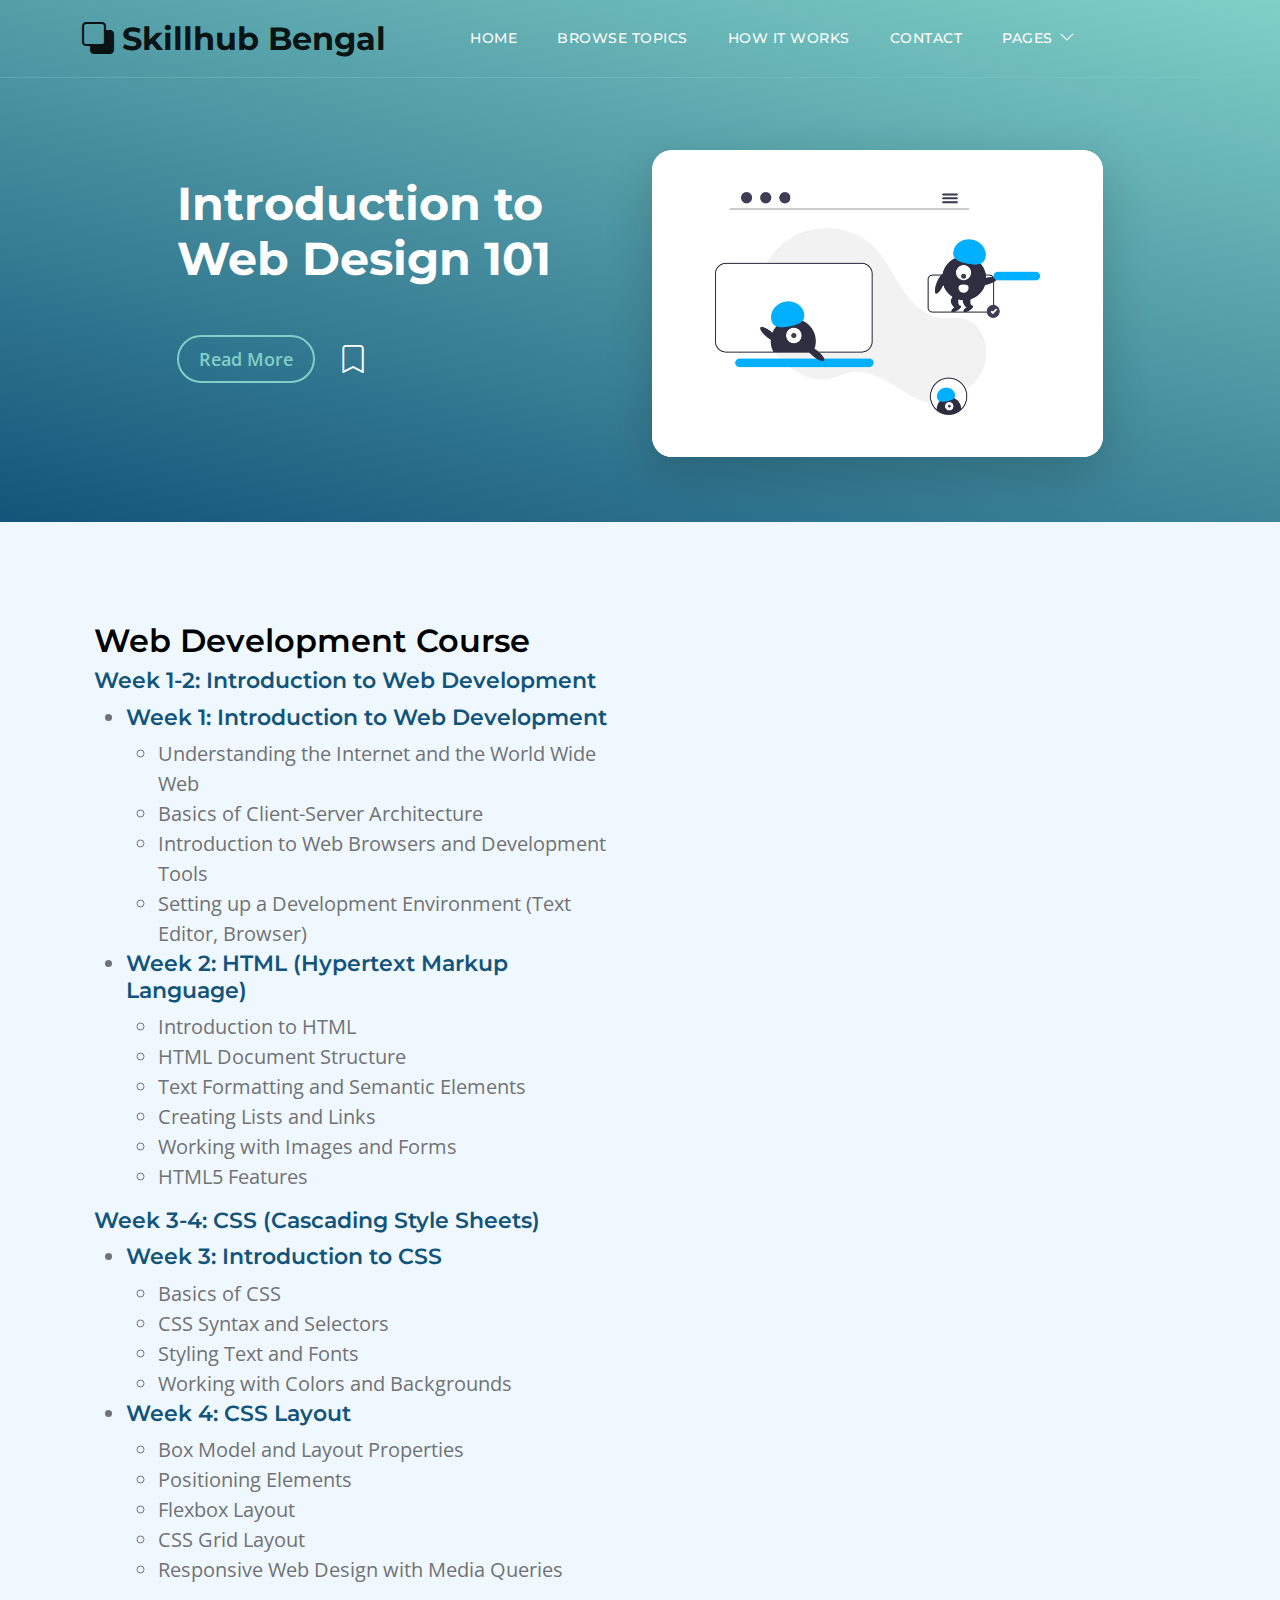
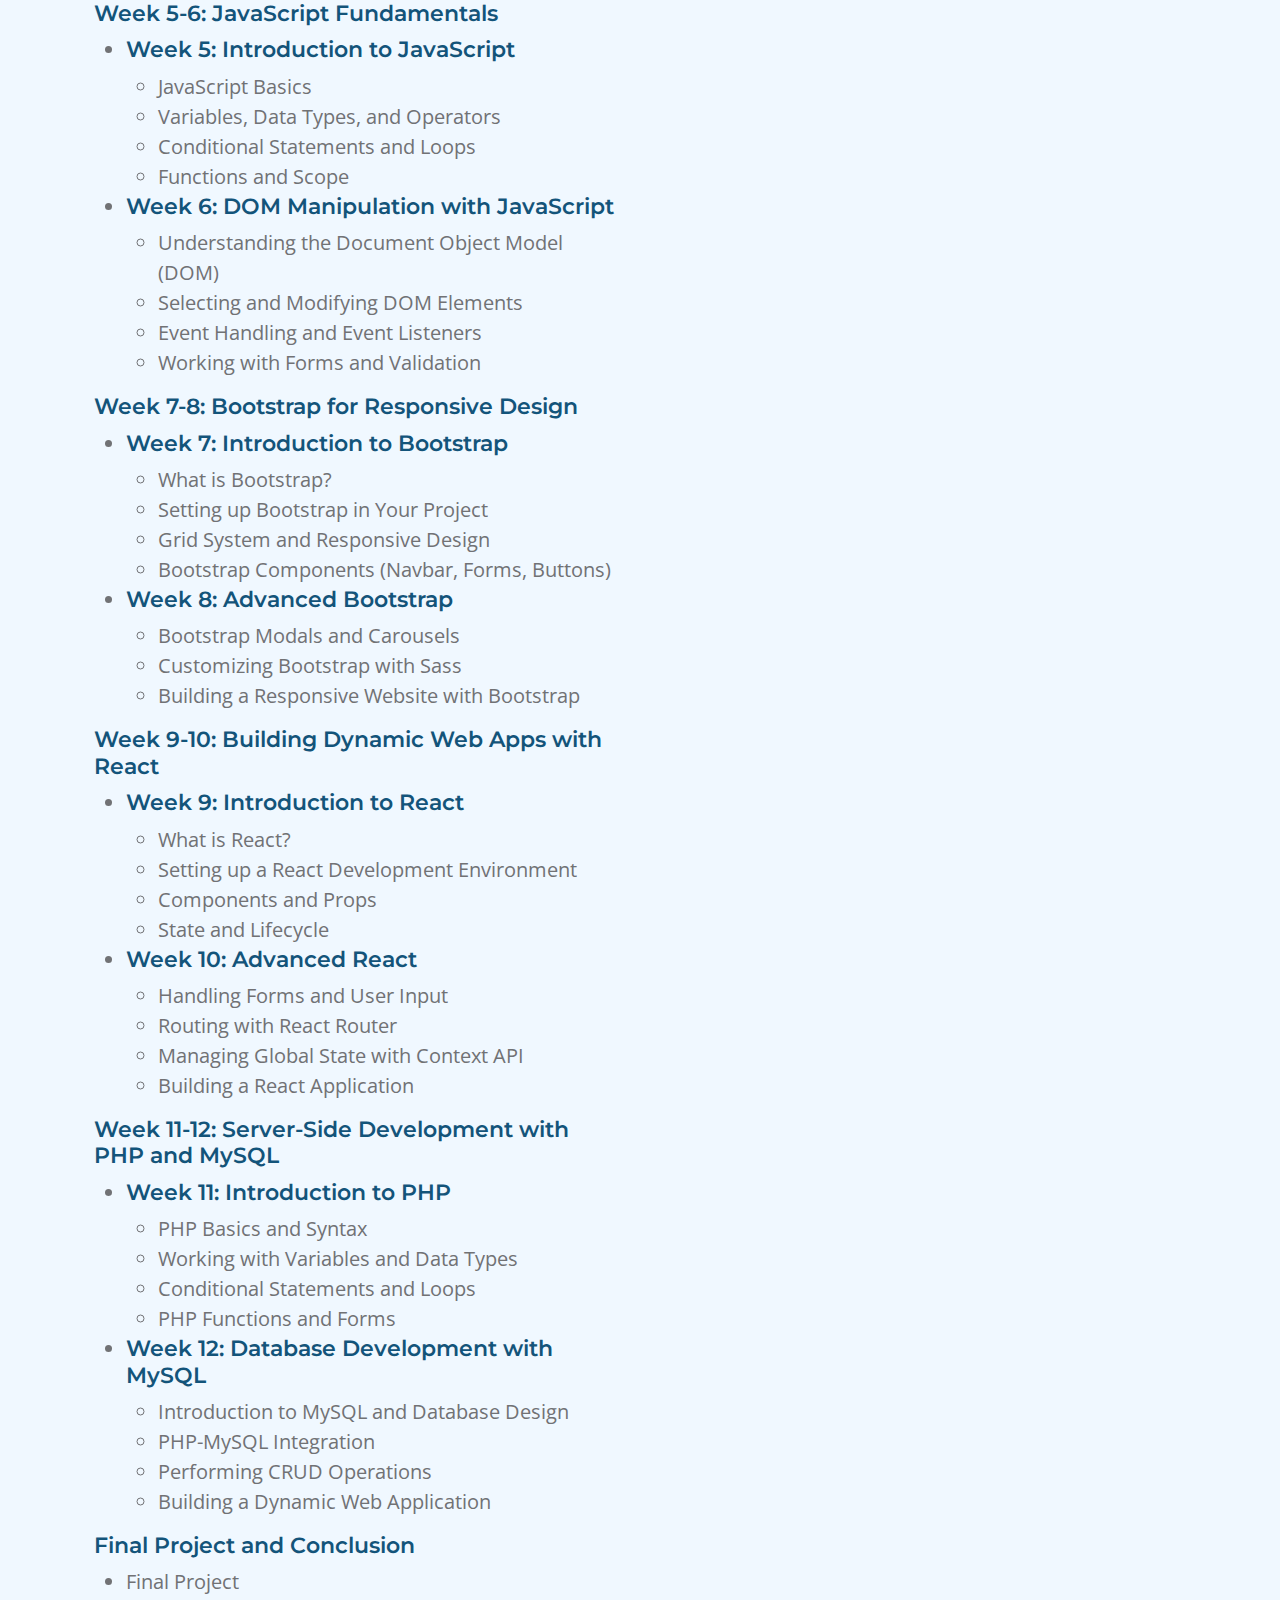
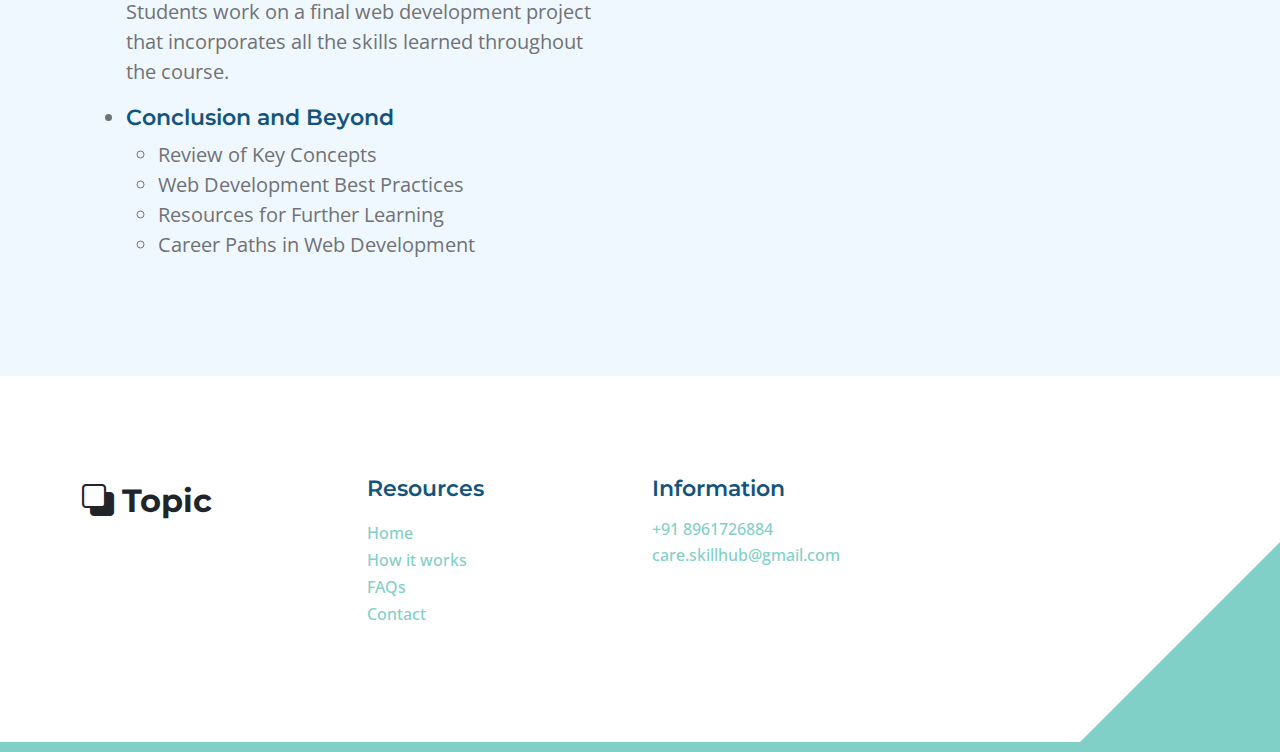
<file: web_dev.html>
<!doctype html>
<html lang="en">
    <head>
        <meta charset="utf-8">
        <meta name="viewport" content="width=device-width, initial-scale=1">

        <meta name="description" content="">
        <meta name="author" content="">

        <title>Skillhub Bengal Contact Page</title>

        <!-- CSS FILES -->        
        <link rel="preconnect" href="https://fonts.googleapis.com">
        
        <link rel="preconnect" href="https://fonts.gstatic.com" crossorigin>

        <link href="https://fonts.googleapis.com/css2?family=Montserrat:wght@500;600;700&family=Open+Sans&display=swap" rel="stylesheet">
                        
        <link href="css/bootstrap.min.css" rel="stylesheet">

        <link href="css/bootstrap-icons.css" rel="stylesheet">

        <link href="css/templatemo-topic-listing.css" rel="stylesheet">

    </head>
    
    <body class="topics-listing-page" id="top">

        <main>

            <nav class="navbar navbar-expand-lg">
                <div class="container">
                    <a class="navbar-brand" href="index.html">
                        <i class="bi-back"></i>
                        <span>Skillhub Bengal</span>
                    </a>

                   
    
                    <button class="navbar-toggler" type="button" data-bs-toggle="collapse" data-bs-target="#navbarNav" aria-controls="navbarNav" aria-expanded="false" aria-label="Toggle navigation">
                        <span class="navbar-toggler-icon"></span>
                    </button>
    
                    <div class="collapse navbar-collapse" id="navbarNav">
                        <ul class="navbar-nav ms-lg-5 me-lg-auto">
                            <li class="nav-item">
                                <a class="nav-link click-scroll" href="index.html#section_1">Home</a>
                            </li>

                            <li class="nav-item">
                                <a class="nav-link click-scroll" href="index.html#section_2">Browse Topics</a>
                            </li>
    
                            <li class="nav-item">
                                <a class="nav-link click-scroll" href="index.html#section_3">How it works</a>
                            </li>

                            
    
                            <li class="nav-item">
                                <a class="nav-link click-scroll" href="index.html#section_5">Contact</a>
                            </li>

                            <li class="nav-item dropdown">
                                <a class="nav-link dropdown-toggle" href="#section_5" id="navbarLightDropdownMenuLink" role="button" data-bs-toggle="dropdown" aria-expanded="false">Pages</a>

                                <ul class="dropdown-menu dropdown-menu-light" aria-labelledby="navbarLightDropdownMenuLink">
                                    <li><a class="dropdown-item" href="topics-listing.html">Topics Listing</a></li>

                                    <li><a class="dropdown-item active" href="contact.html">Contact Form</a></li>
                                </ul>
                            </li>
                        </ul>

                        
                    </div>
                </div>
            </nav>

<!-- header -->
<header class="site-header d-flex flex-column justify-content-center align-items-center">
    <div class="container">
        <div class="row justify-content-center align-items-center">

            <div class="col-lg-5 col-12 mb-5">
                <nav aria-label="breadcrumb">
                    
                </nav>

                <h2 class="text-white">Introduction to <br> Web Design 101</h2>

                <div class="d-flex align-items-center mt-5">
                    <a href="#topics-detail" class="btn custom-btn custom-border-btn smoothscroll me-4">Read More</a>

                    <a href="#top" class="custom-icon bi-bookmark smoothscroll"></a>
                </div>
            </div>

            <div class="col-lg-5 col-12">
                <div class="topics-detail-block bg-white shadow-lg">
                    <img src="images/topics/undraw_Remote_design_team_re_urdx.png" class="topics-detail-block-image img-fluid">
                </div>
            </div>

        </div>
    </div>
</header>
<!-- section-->
            <section class="section-padding section-bg">
                <div class="container">
                    <div class="row">

                        

                        <div class="col-lg-6 col-12">
<!--content-->
                           
    

        <div class="container">
        <h3>Web Development Course</h3>

        <!-- Week 1-2: Introduction to Web Development -->
        <h6>Week 1-2: Introduction to Web Development</h6>
<ul>
    <li><h6>Week 1: Introduction to Web Development</h6></li>
    <ul>
        <li>Understanding the Internet and the World Wide Web</li>
        <li>Basics of Client-Server Architecture</li>
        <li>Introduction to Web Browsers and Development Tools</li>
        <li>Setting up a Development Environment (Text Editor, Browser)</li>
    </ul>
    <li><h6>Week 2: HTML (Hypertext Markup Language)</h6></li>
    <ul>
        <li>Introduction to HTML</li>
        <li>HTML Document Structure</li>
        <li>Text Formatting and Semantic Elements</li>
        <li>Creating Lists and Links</li>
        <li>Working with Images and Forms</li>
        <li>HTML5 Features</li>
    </ul>
</ul>

<!-- Week 3-4: CSS (Cascading Style Sheets) -->
<h6>Week 3-4: CSS (Cascading Style Sheets)</h6>
<ul>
    <li><h6>Week 3: Introduction to CSS</h6></li>
    <ul>
        <li>Basics of CSS</li>
        <li>CSS Syntax and Selectors</li>
        <li>Styling Text and Fonts</li>
        <li>Working with Colors and Backgrounds</li>
    </ul>
    <li><h6>Week 4: CSS Layout</h6></li>
    <ul>
        <li>Box Model and Layout Properties</li>
        <li>Positioning Elements</li>
        <li>Flexbox Layout</li>
        <li>CSS Grid Layout</li>
        <li>Responsive Web Design with Media Queries</li>
    </ul>
</ul>

<!-- Week 5-6: JavaScript Fundamentals -->
<h6>Week 5-6: JavaScript Fundamentals</h6>
<ul>
    <li><h6>Week 5: Introduction to JavaScript</h6></li>
    <ul>
        <li>JavaScript Basics</li>
        <li>Variables, Data Types, and Operators</li>
        <li>Conditional Statements and Loops</li>
        <li>Functions and Scope</li>
    </ul>
    <li><h6>Week 6: DOM Manipulation with JavaScript</h6></li>
    <ul>
        <li>Understanding the Document Object Model (DOM)</li>
        <li>Selecting and Modifying DOM Elements</li>
        <li>Event Handling and Event Listeners</li>
        <li>Working with Forms and Validation</li>
    </ul>
</ul>

<!-- Week 7-8: Bootstrap for Responsive Design -->
<h6>Week 7-8: Bootstrap for Responsive Design</h6>
<ul>
    <li><h6>Week 7: Introduction to Bootstrap</h6></li>
    <ul>
        <li>What is Bootstrap?</li>
        <li>Setting up Bootstrap in Your Project</li>
        <li>Grid System and Responsive Design</li>
        <li>Bootstrap Components (Navbar, Forms, Buttons)</li>
    </ul>
    <li><h6>Week 8: Advanced Bootstrap</h6></li>
    <ul>
        <li>Bootstrap Modals and Carousels</li>
        <li>Customizing Bootstrap with Sass</li>
        <li>Building a Responsive Website with Bootstrap</li>
    </ul>
</ul>

<!-- Week 9-10: Building Dynamic Web Apps with React -->
<h6>Week 9-10: Building Dynamic Web Apps with React</h6>
<ul>
    <li><h6>Week 9: Introduction to React</h6></li>
    <ul>
        <li>What is React?</li>
        <li>Setting up a React Development Environment</li>
        <li>Components and Props</li>
        <li>State and Lifecycle</li>
    </ul>
    <li><h6>Week 10: Advanced React</h6></li>
    <ul>
        <li>Handling Forms and User Input</li>
        <li>Routing with React Router</li>
        <li>Managing Global State with Context API</li>
        <li>Building a React Application</li>
    </ul>
</ul>

<!-- Week 11-12: Server-Side Development with PHP and MySQL -->
<h6>Week 11-12: Server-Side Development with PHP and MySQL</h6>
<ul>
    <li><h6>Week 11: Introduction to PHP</h6></li>
    <ul>
        <li>PHP Basics and Syntax</li>
        <li>Working with Variables and Data Types</li>
        <li>Conditional Statements and Loops</li>
        <li>PHP Functions and Forms</li>
    </ul>
    <li><h6>Week 12: Database Development with MySQL</h6></li>
    <ul>
        <li>Introduction to MySQL and Database Design</li>
        <li>PHP-MySQL Integration</li>
        <li>Performing CRUD Operations</li>
        <li>Building a Dynamic Web Application</li>
    </ul>
</ul>

<!-- Final Project and Conclusion -->
<h6>Final Project and Conclusion</h6>
<ul>
    <li>Final Project</li>
    <p>Students work on a final web development project that incorporates all the skills learned throughout the course.</p>
    <li><h6>Conclusion and Beyond</h6></li>
    <ul>
        <li>Review of Key Concepts</li>
        <li>Web Development Best Practices</li>
        <li>Resources for Further Learning</li>
        <li>Career Paths in Web Development</li>
    </ul>
</ul>





                        </div>

                       
                    </div>
                </div>
            </section>
        </main>

<!--footer-->

        <footer class="site-footer section-padding">
            <div class="container">
                <div class="row">

                    <div class="col-lg-3 col-12 mb-4 pb-2">
                        <a class="navbar-brand mb-2" href="index.html">
                            <i class="bi-back"></i>
                            <span>Topic</span>
                        </a>
                    </div>

                    <div class="col-lg-3 col-md-4 col-6">
                        <h6 class="site-footer-title mb-3">Resources</h6>

                        <ul class="site-footer-links">
                            <li class="site-footer-link-item">
                                <a href="#" class="site-footer-link">Home</a>
                            </li>

                            <li class="site-footer-link-item">
                                <a href="#" class="site-footer-link">How it works</a>
                            </li>

                            <li class="site-footer-link-item">
                                <a href="#" class="site-footer-link">FAQs</a>
                            </li>

                            <li class="site-footer-link-item">
                                <a href="#" class="site-footer-link">Contact</a>
                            </li>
                        </ul>
                    </div>

                    <div class="col-lg-3 col-md-4 col-6 mb-4 mb-lg-0">
                        <h6 class="site-footer-title mb-3">Information</h6>

                        <p class="text-white d-flex mb-1">
                            <a href="tel: 305-240-9671" class="site-footer-link">
                                +91 8961726884
                            </a>
                        </p>

                        <p class="text-white d-flex">
                            <a href="mailto:info@company.com" class="site-footer-link">
                                care.skillhub@gmail.com
                            </a>
                        </p>
                    </div>

                    
                </div>
            </div>
        </footer>

        <!-- JAVASCRIPT FILES -->
        <script src="js/jquery.min.js"></script>
        <script src="js/bootstrap.bundle.min.js"></script>
        <script src="js/jquery.sticky.js"></script>
        <script src="js/custom.js"></script>

    </body>
</html>
</file>
<file: css/templatemo-topic-listing.css>
/*

TemplateMo 590 topic listing

https://templatemo.com/tm-590-topic-listing

*/

/*---------------------------------------
  CUSTOM PROPERTIES ( VARIABLES )             
-----------------------------------------*/
:root {
  --white-color:                  #ffffff;
  --primary-color:                #13547a;
  --secondary-color:              #80d0c7;
  --section-bg-color:             #f0f8ff;
  --custom-btn-bg-color:          #80d0c7;
  --custom-btn-bg-hover-color:    #13547a;
  --dark-color:                   #000000;
  --p-color:                      #717275;
  --border-color:                 #7fffd4;
  --link-hover-color:             #13547a;

  --body-font-family:             'Open Sans', sans-serif;
  --title-font-family:            'Montserrat', sans-serif;

  --h1-font-size:                 58px;
  --h2-font-size:                 46px;
  --h3-font-size:                 32px;
  --h4-font-size:                 28px;
  --h5-font-size:                 24px;
  --h6-font-size:                 22px;
  --p-font-size:                  20px;
  --menu-font-size:               14px;
  --btn-font-size:                18px;
  --copyright-font-size:          16px;

  --border-radius-large:          100px;
  --border-radius-medium:         20px;
  --border-radius-small:          10px;

  --font-weight-normal:           400;
  --font-weight-medium:           500;
  --font-weight-semibold:         600;
  --font-weight-bold:             700;
}

body {
  background-color: var(--white-color);
  font-family: var(--body-font-family); 
}


/*---------------------------------------
  TYPOGRAPHY               
-----------------------------------------*/

h2,
h3,
h4,
h5,
h6 {
  color: var(--dark-color);
}

h1,
h2,
h3,
h4,
h5,
h6 {
  font-family: var(--title-font-family); 
  font-weight: var(--font-weight-semibold);
}

h1 {
  font-size: var(--h1-font-size);
  font-weight: var(--font-weight-bold);
}

h2 {
  font-size: var(--h2-font-size);
  font-weight: var(--font-weight-bold);
}

h3 {
  font-size: var(--h3-font-size);
}

h4 {
  font-size: var(--h4-font-size);
}

h5 {
  font-size: var(--h5-font-size);
}

h6 {
  color: var(--primary-color);
  font-size: var(--h6-font-size);
}

p {
  color: var(--p-color);
  font-size: var(--p-font-size);
  font-weight: var(--font-weight-normal);
}

ul li {
  color: var(--p-color);
  font-size: var(--p-font-size);
  font-weight: var(--font-weight-normal);
}

a, 
button {
  touch-action: manipulation;
  transition: all 0.3s;
}

a {
  display: inline-block;
  color: var(--primary-color);
  text-decoration: none;
}

a:hover {
  color: var(--link-hover-color);
}

b,
strong {
  font-weight: var(--font-weight-bold);
}


/*---------------------------------------
  SECTION               
-----------------------------------------*/
.section-padding {
  padding-top: 100px;
  padding-bottom: 100px;
}

.section-bg {
  background-color: var(--section-bg-color);
}

.section-overlay {
  background-image: linear-gradient(15deg, #13547a 0%, #80d0c7 100%);
  position: absolute;
  top: 0;
  left: 0;
  pointer-events: none;
  width: 100%;
  height: 100%;
  opacity: 0.85;
}

.section-overlay + .container {
  position: relative;
}

.tab-content {
  background-color: var(--white-color);
  border-radius: var(--border-radius-medium);
}

.nav-tabs {
  border-bottom: 1px solid #ecf3f2;
  margin-bottom: 40px;
  justify-content: center;
}

.nav-tabs .nav-link {
  border-radius: 0;
  border-top: 0;
  border-right: 0;
  border-left: 0;
  color: var(--p-color);
  font-family: var(--title-font-family);
  font-size: var(--btn-font-size);
  font-weight: var(--font-weight-medium);
  padding: 15px 25px;
  transition: all 0.3s;
}

.nav-tabs .nav-link:first-child {
  margin-right: 20px;
}

.nav-tabs .nav-item.show .nav-link, 
.nav-tabs .nav-link.active,
.nav-tabs .nav-link:focus, 
.nav-tabs .nav-link:hover {
  border-bottom-color: var(--primary-color);
  color: var(--primary-color);
}


/*---------------------------------------
  CUSTOM ICON COLOR               
-----------------------------------------*/
.custom-icon {
  color: var(--secondary-color);
}


/*---------------------------------------
  CUSTOM BUTTON               
-----------------------------------------*/
.custom-btn {
  background: var(--custom-btn-bg-color);
  border: 2px solid transparent;
  border-radius: var(--border-radius-large);
  color: var(--white-color);
  font-size: var(--btn-font-size);
  font-weight: var(--font-weight-semibold);
  line-height: normal;
  transition: all 0.3s;
  padding: 10px 20px;
}

.custom-btn:hover {
  background: var(--custom-btn-bg-hover-color);
  color: var(--white-color);
}

.custom-border-btn {
  background: transparent;
  border: 2px solid var(--custom-btn-bg-color);
  color: var(--custom-btn-bg-color);
}

.custom-border-btn:hover {
  background: var(--custom-btn-bg-color);
  border-color: transparent;
  color: var(--white-color);
}

.custom-btn-bg-white {
  border-color: var(--white-color);
  color: var(--white-color);
}


/*---------------------------------------
  SITE HEADER              
-----------------------------------------*/
.site-header {
  background-image: linear-gradient(15deg, #13547a 0%, #80d0c7 100%);
  padding-top: 150px;
  padding-bottom: 80px;
}

.site-header .container {
  height: 100%;
}

.breadcrumb-item+.breadcrumb-item::before,
.breadcrumb-item a:hover,
.breadcrumb-item.active {
  color: var(--white-color);
}

.site-header .custom-icon {
  color: var(--white-color);
  font-size: var(--h4-font-size);
}

.site-header .custom-icon:hover {
  color: var(--secondary-color);
}


/*---------------------------------------
  NAVIGATION              
-----------------------------------------*/
.sticky-wrapper {
  position: absolute;
  top: 0;
  right: 0;
  left: 0;
}

.sticky-wrapper.is-sticky .navbar {
  background-color: #4158D0;
  background-image: linear-gradient(43deg, #4158D0 0%, #C850C0 46%, #FFCC70 100%);

}

.navbar {
  background: transparent;
  border-bottom: 1px solid rgba(128, 208, 199, 0.35);
  z-index: 9;
}

.navbar-brand,
.navbar-brand:hover {
  font-size: var(--h3-font-size);
  font-weight: var(--font-weight-bold);
  display: block;
}

.navbar-brand span {
  font-family: var(--title-font-family);
}

.navbar-expand-lg .navbar-nav .nav-link {
  border-radius: var(--border-radius-large);
  margin: 10px;
  padding: 10px;
}

.navbar-nav .nav-link {
  display: inline-block;
  color: var(--white-color);
  font-family: var(--title-font-family); 
  font-size: var(--menu-font-size);
  font-weight: var(--font-weight-medium);
  text-transform: uppercase;
  letter-spacing: 0.5px;
  position: relative;
  padding-top: 15px;
  padding-bottom: 15px;
}

.navbar-nav .nav-link.active, 
.navbar-nav .nav-link:hover {
  color: var(--primary-color);
}

.navbar .dropdown-menu {
  background: var(--white-color);
  box-shadow: 0 1rem 3rem rgba(0,0,0,.175);
  border: 0;
  display: inherit;
  opacity: 0;
  min-width: 9rem;
  margin-top: 20px;
  padding: 13px 0 10px 0;
  transition: all 0.3s;
  pointer-events: none;
}

.navbar .dropdown-menu::before {
  content: "";
  width: 0;
  height: 0;
  border-left: 20px solid transparent;
  border-right: 20px solid transparent;
  border-bottom: 15px solid var(--white-color);
  position: absolute;
  top: -10px;
  left: 10px;
}

.navbar .dropdown-item {
  display: inline-block;
  color: var(--p-bg-color);
  font-family: var(--title-font-family); 
  font-size: var(--menu-font-size);
  font-weight: var(--font-weight-medium);
  text-transform: uppercase;
  letter-spacing: 0.5px;
  position: relative;
}

.navbar .dropdown-item.active, 
.navbar .dropdown-item:active,
.navbar .dropdown-item:focus, 
.navbar .dropdown-item:hover {
  background: transparent;
  color: var(--primary-color);
}

.navbar .dropdown-toggle::after {
  content: "\f282";
  display: inline-block;
  font-family: bootstrap-icons !important;
  font-size: var(--copyright-font-size);
  font-style: normal;
  font-weight: normal !important;
  font-variant: normal;
  text-transform: none;
  line-height: 1;
  vertical-align: -.125em;
  -webkit-font-smoothing: antialiased;
  -moz-osx-font-smoothing: grayscale;
  position: relative;
  left: 2px;
  border: 0;
}

@media screen and (min-width: 992px) {
  .navbar .dropdown:hover .dropdown-menu {
    opacity: 1;
    margin-top: 0;
    pointer-events: auto;
  }
}

.navbar-icon {
  background: var(--white-color);
  border-radius: var(--border-radius-large);
  display: inline-block;
  font-size: var(--h5-font-size);
  width: 40px;
  height: 40px;
  line-height: 40px;
  text-align: center;
  transition: all 0.3s ease;
}

.navbar-icon:hover {
  background: var(--primary-color);
  color: var(--white-color);
}

.navbar-toggler {
  border: 0;
  padding: 0;
  cursor: pointer;
  margin: 0;
  width: 30px;
  height: 35px;
  outline: none;
}

.navbar-toggler:focus {
  outline: none;
  box-shadow: none;
}

.navbar-toggler[aria-expanded="true"] .navbar-toggler-icon {
  background: transparent;
}

.navbar-toggler[aria-expanded="true"] .navbar-toggler-icon:before,
.navbar-toggler[aria-expanded="true"] .navbar-toggler-icon:after {
  transition: top 300ms 50ms ease, -webkit-transform 300ms 350ms ease;
  transition: top 300ms 50ms ease, transform 300ms 350ms ease;
  transition: top 300ms 50ms ease, transform 300ms 350ms ease, -webkit-transform 300ms 350ms ease;
  top: 0;
}

.navbar-toggler[aria-expanded="true"] .navbar-toggler-icon:before {
  transform: rotate(45deg);
}

.navbar-toggler[aria-expanded="true"] .navbar-toggler-icon:after {
  transform: rotate(-45deg);
}

.navbar-toggler .navbar-toggler-icon {
  background: var(--white-color);
  transition: background 10ms 300ms ease;
  display: block;
  width: 30px;
  height: 2px;
  position: relative;
}

.navbar-toggler .navbar-toggler-icon:before,
.navbar-toggler .navbar-toggler-icon:after {
  transition: top 300ms 350ms ease, -webkit-transform 300ms 50ms ease;
  transition: top 300ms 350ms ease, transform 300ms 50ms ease;
  transition: top 300ms 350ms ease, transform 300ms 50ms ease, -webkit-transform 300ms 50ms ease;
  position: absolute;
  right: 0;
  left: 0;
  background: var(--white-color);
  width: 30px;
  height: 2px;
  content: '';
}

.navbar-toggler .navbar-toggler-icon::before {
  top: -8px;
}

.navbar-toggler .navbar-toggler-icon::after {
  top: 8px;
}


/*---------------------------------------
  HERO        
-----------------------------------------*/
.hero-section {
  background-image: linear-gradient(43deg, #4158D0 0%, #C850C0 46%, #FFCC70 100%);
  position: relative;
  overflow: hidden;
  padding-top: 150px;
  padding-bottom: 150px;
}

.hero-section .input-group {
  background-color: var(--white-color);
  border-radius: var(--border-radius-large);
  padding: 10px 15px;
}

.hero-section .input-group-text {
  background-color: transparent;
  border: 0;
}

.hero-section input[type="search"] {
  border: 0;
  box-shadow: none;
  margin-bottom: 0;
  padding-left: 0;
}

.hero-section button[type="submit"] {
  background-color: var(--primary-color);
  border: 0;
  border-radius: var(--border-radius-large) !important;
  color: var(--white-color);
  max-width: 150px;
}


/*---------------------------------------
  TOPICS              
-----------------------------------------*/
.featured-section {
  background-color: #C850C0;
  background-image: linear-gradient(118deg, #4153d0 0%, #C850C0 46%, #FFCC70 100%);
  border-radius: 0 0 100px 100px;
  padding-bottom: 100px;
}

.featured-section .row {
  position: relative;
  bottom: 100px;
  margin-bottom: -100px;
}

.custom-block {
  border-radius: var(--border-radius-medium);
  position: relative;
  overflow: hidden;
  padding: 30px;
  transition: all 0.3s ease;
  height: 100%;
}

.custom-block:hover {
  background-color: var(--secondary-color);
  transform: translateY(-3px);
}

.custom-block > a {
  width: 100%;
}

.custom-block-image {
  display: block;
  width: 100%;
  height: 200px;
  object-fit: cover;
  margin-top: 35px;
}

.custom-block .rounded-pill {
  border-radius: 5px !important;
  display: flex;
  justify-content: center;
  text-align: center;
  width: 30px;
  height: 30px;
  line-height: 20px;
}

.custom-block-overlay {
  height: 100%;
  min-height: 350px;
  padding: 0;
}

.custom-block-overlay > a {
  height: 100%;
}

.custom-block-overlay .custom-block-image {
  border-radius: var(--border-radius-medium);
  display: block;
  height: 100%;
  margin-top: 0;
}

.custom-block-overlay-text {
  position: absolute;
  z-index: 2;
  top: 0;
  right: 0;
  left: 0;
  padding: 30px;
}

.social-share {
  position: absolute;
  bottom: 0;
  right: 0;
  left: 0;
  z-index: 2;
  padding: 20px 35px;
}

.social-share .bi-bookmark {
  color: var(--white-color);
  font-size: var(--h5-font-size);
}

.social-share .bi-bookmark:hover {
  color: var(--secondary-color);
}

.bg-design {
  background-color: #00B0FF;
}

.bg-graphic {
  background-color: #00BFA6;
}

.bg-advertising {
  background-color: #F50057;
}

.bg-finance {
  background-color: #536DFE;
}

.bg-music {
  background-color: #F9A826;
}

.bg-education {
  background-color: #00BFA6;
}


/*---------------------------------------
  TOPICS               
-----------------------------------------*/
.topics-detail-block {
  border-radius: var(--border-radius-medium);
  position: relative;
  overflow: hidden;
}

.topics-detail-block-image {
  display: block;
  border-radius: var(--border-radius-medium);
}

blockquote {
  background-color: var(--section-bg-color);
  border-radius: var(--border-radius-small);
  font-family: var(--title-font-family);
  font-size: var(--h4-font-size);
  font-weight: var(--font-weight-bold);
  display: inline-block;
  text-align: center;
  margin: 30px;
  padding: 40px;
}

.topics-listing-page .site-header {
  padding-bottom: 65px;
}

.custom-block-topics-listing-info {
  margin: 30px 20px 20px 30px;
}

.custom-block-topics-listing {
  height: inherit;
}

.custom-block-topics-listing .custom-block-image {
  width: 200px;
}


/*---------------------------------------
  PAGINATION              
-----------------------------------------*/
.pagination {
  margin-top: 40px;
}

.page-link {
  border: 0;
  border-radius: var(--border-radius-small);
  color: var(--p-color);
  font-family: var(--title-font-family);
  margin: 0 5px;
  padding: 10px 20px;
}

.page-link:hover,
.page-item:first-child .page-link:hover,
.page-item:last-child .page-link:hover {
  background-color: var(--secondary-color);
  color: var(--white-color);
}

.page-item:first-child .page-link {
  margin-right: 10px;
}

.page-item:first-child .page-link,
.page-item:last-child .page-link {
  background-color: var(--section-bg-color);
  border-radius: var(--border-radius-small);
}

.active>.page-link, .page-link.active {
  background-color: var(--secondary-color);
  border-color: var(--secondary-color);
}


/*---------------------------------------
  TIMELINE              
-----------------------------------------*/
.timeline-section {
  background-image: url('../images/colleagues-working-cozy-office-medium-shot.jpg');
  background-repeat: no-repeat;
  background-position: center;
  background-size: cover;
  position: relative;
}

.timeline-container .vertical-scrollable-timeline {
  list-style-type: none;
  position: relative;
  padding-left: 0;
}

.timeline-container .vertical-scrollable-timeline .list-progress {
  width: 8px;
  height: 87%;
  background-color: var(--primary-color);
  position: absolute;
  left: 52px;
  top: 0;
  overflow: hidden;
}

.timeline-container .vertical-scrollable-timeline .list-progress .inner {
  position: absolute;
  right: 0;
  bottom: 0;
  height: 100%;
  background-color: var(--secondary-color);
  width: 100%;
}

.timeline-container .vertical-scrollable-timeline li {
  position: relative;
  padding: 20px 0px 65px 145px;
}

.timeline-container .vertical-scrollable-timeline li:last-child {
  padding-bottom: 0;
}

.timeline-container .vertical-scrollable-timeline li p {
  line-height: 40px;
}

.timeline-container .vertical-scrollable-timeline li p:last-child {
  margin-bottom: 0;
}

.timeline-container .vertical-scrollable-timeline li .icon-holder {
  position: absolute;
  left: 0;
  top: 0;
  width: 104px;
  height: 104px;
  display: flex;
  justify-content: center;
  align-items: center;
  background-color: var(--secondary-color);
  border-radius: 50%;
  z-index: 1;
  transition: 0.4s all;
}

.timeline-container .vertical-scrollable-timeline li .icon-holder::before {
  content: "";
  width: 80px;
  height: 80px;
  border: 4px solid #fff;
  position: absolute;
  background-color: var(--secondary-color);
  border-radius: 50%;
  z-index: -1;
  transition: 0.4s all;
}

.timeline-container .vertical-scrollable-timeline li .icon-holder i {
  font-size: 25px;
  color: var(--white-color);
}

.timeline-container .vertical-scrollable-timeline li::before {
  content: "";
  position: absolute;
  height: 100%;
  width: 8px;
  background-color: transparent;
  left: 52px;
  z-index: 0;
}

.timeline-container .vertical-scrollable-timeline li.active .icon-holder {
  background-color: var(--primary-color);
}

.timeline-container .vertical-scrollable-timeline li.active .icon-holder::before {
  background-color: var(--primary-color);
}


/*---------------------------------------
  FAQs              
-----------------------------------------*/
.faq-section .accordion-item {
  border: 0;
}

.faq-section .accordion-button {
  font-size: var(--h6-font-size);
  font-weight: var(--font-weight-semibold);
}

.faq-section .accordion-item:first-of-type .accordion-button {
  border-radius: var(--border-radius-large);
}

.faq-section .accordion-button:not(.collapsed) {
  border-radius: var(--border-radius-large);
  box-shadow: none;
  color: var(--primary-color);
}

.faq-section .accordion-body {
  color: var(--p-color);
  font-size: var(--btn-font-size);
  line-height: 40px;
}

/*---------------------------------------
  NEWSLETTER               
-----------------------------------------*/
.newsletter-image {
  border-radius: var(--border-radius-medium);
}


/*---------------------------------------
  CONTACT               
-----------------------------------------*/
.google-map {
  border-radius: var(--border-radius-medium);
}

.contact-form .form-floating>textarea {
  border-radius: var(--border-radius-medium);
  height: 150px;
}


/*---------------------------------------
  SUBSCRIBE FORM               
-----------------------------------------*/
.subscribe-form-wrap {
  padding: 50px;
}

.subscribe-form {
  width: 95%;
}


/*---------------------------------------
  CUSTOM FORM               
-----------------------------------------*/
.custom-form .form-control {
  border-radius: var(--border-radius-large);
  color: var(--p-color);
  margin-bottom: 24px;
  padding-top: 13px;
  padding-bottom: 13px;
  padding-left: 20px;
  outline: none;
}

.form-floating>label {
  padding-left: 20px;
}

.custom-form button[type="submit"] {
  background: var(--custom-btn-bg-color);
  border: none;
  border-radius: var(--border-radius-large);
  color: var(--white-color);
  font-family: var(--title-font-family);
  font-size: var(--p-font-size);
  font-weight: var(--font-weight-semibold);
  transition: all 0.3s;
  margin-bottom: 0;
}

.custom-form button[type="submit"]:hover,
.custom-form button[type="submit"]:focus {
  background: var(--custom-btn-bg-hover-color);
  border-color: transparent;
}


/*---------------------------------------
  SITE FOOTER              
-----------------------------------------*/
.site-footer {
  border-bottom: 10px solid var(--secondary-color);
  position: relative;
}

.site-footer::after {
  content: "";
  position: absolute;
  bottom: 0;
  right: 0;
  width: 0;
  height: 0;
  border-style: solid;
  border-width: 0 0 200px 200px;
  border-color: transparent transparent var(--secondary-color) transparent;
  pointer-events: none;
}

.site-footer-title {
  color: var(--primary-color); 
}

.site-footer .dropdown-menu {
  padding: 0;
}

.site-footer .dropdown-item {
  color: var(--p-color);
  font-size: var(--menu-font-size);
  font-weight: var(--font-weight-medium);
  padding: 4px 18px;
}

.site-footer .dropdown-item:hover {
  background-color: transparent;
  color: var(--primary-color);
}

.site-footer .dropdown-menu li:first-child .dropdown-item {
  padding-top: 10px;
}

.site-footer .dropdown-menu li:last-child .dropdown-item {
  padding-bottom: 12px;
}

.site-footer .dropdown-toggle {
  background-color: var(--secondary-color);
  border-color: var(--white-color);
}

.site-footer .dropdown-toggle:hover {
  background-color: var(--primary-color);
  border-color: transparent;
}

.site-footer-links {
  padding-left: 0;
}

.site-footer-link-item {
  display: block;
  list-style: none;
  line-height: normal;
}

.site-footer-link {
  color: var(--secondary-color);
  font-size: var(--copyright-font-size);
  font-weight: var(--font-weight-medium);
  line-height: normal;
}

.copyright-text {
  font-size: var(--copyright-font-size);
}


/*---------------------------------------
  SOCIAL ICON               
-----------------------------------------*/
.social-icon {
  margin: 0;
  padding: 0;
}

.social-icon-item {
  list-style: none;
  display: inline-block;
  vertical-align: top;
}

.social-icon-link {
  background: var(--secondary-color);
  border-radius: var(--border-radius-large);
  color: var(--white-color);
  font-size: var(--copyright-font-size);
  display: block;
  margin-right: 10px;
  text-align: center;
  width: 35px;
  height: 35px;
  line-height: 36px;
  transition: background 0.2s, color 0.2s;
}

.social-icon-link:hover {
  background: var(--primary-color);
  color: var(--white-color);
}


/*---------------------------------------
  RESPONSIVE STYLES               
-----------------------------------------*/
@media screen and (max-width: 991px) {
  h1 {
    font-size: 48px;
  }

  h2 {
    font-size: 36px;
  }

  h3 {
    font-size: 32px;
  }

  h4 {
    font-size: 28px;
  }

  h5 {
    font-size: 20px;
  }

  h6 {
    font-size: 18px;
  }

  .section-padding {
    padding-top: 50px;
    padding-bottom: 50px;
  }
  
  .navbar {
    background-color: var(--secondary-color);
  }

  .navbar-nav .dropdown-menu {
    position: relative;
    left: 10px;
    opacity: 1;
    pointer-events: auto;
    max-width: 155px;
    margin-top: 10px;
    margin-bottom: 15px;
  }

  .navbar-expand-lg .navbar-nav {
    padding-bottom: 20px;
  }

  .navbar-expand-lg .navbar-nav .nav-link {
    padding: 0;
  }

  .nav-tabs .nav-link:first-child {
    margin-right: 5px;
  }

  .nav-tabs .nav-link {
    font-size: var(--copyright-font-size);
    padding: 10px;
  }

  .featured-section {
    border-radius: 0 0 80px 80px;
    padding-bottom: 50px;
  }

  .custom-block-topics-listing .custom-block-image {
    width: auto;
  }

  .custom-block-topics-listing > .d-flex,
  .custom-block-topics-listing-info,
  .custom-block-topics-listing a {
    flex-direction: column;
  }

  .timeline-container .vertical-scrollable-timeline .list-progress {
    height: 75%;
  }

  .timeline-container .vertical-scrollable-timeline li {
    padding-left: 135px;
  }

  .subscribe-form-wrap {
    padding-top: 30px;
    padding-bottom: 0;
  }
}

@media screen and (max-width: 480px) {
  h1 {
    font-size: 36px;
  }

  h2 {
    font-size: 28px;
  }

  h3 {
    font-size: 26px;
  }

  h4 {
    font-size: 22px;
  }

  h5 {
    font-size: 20px;
  }
}
</file>
